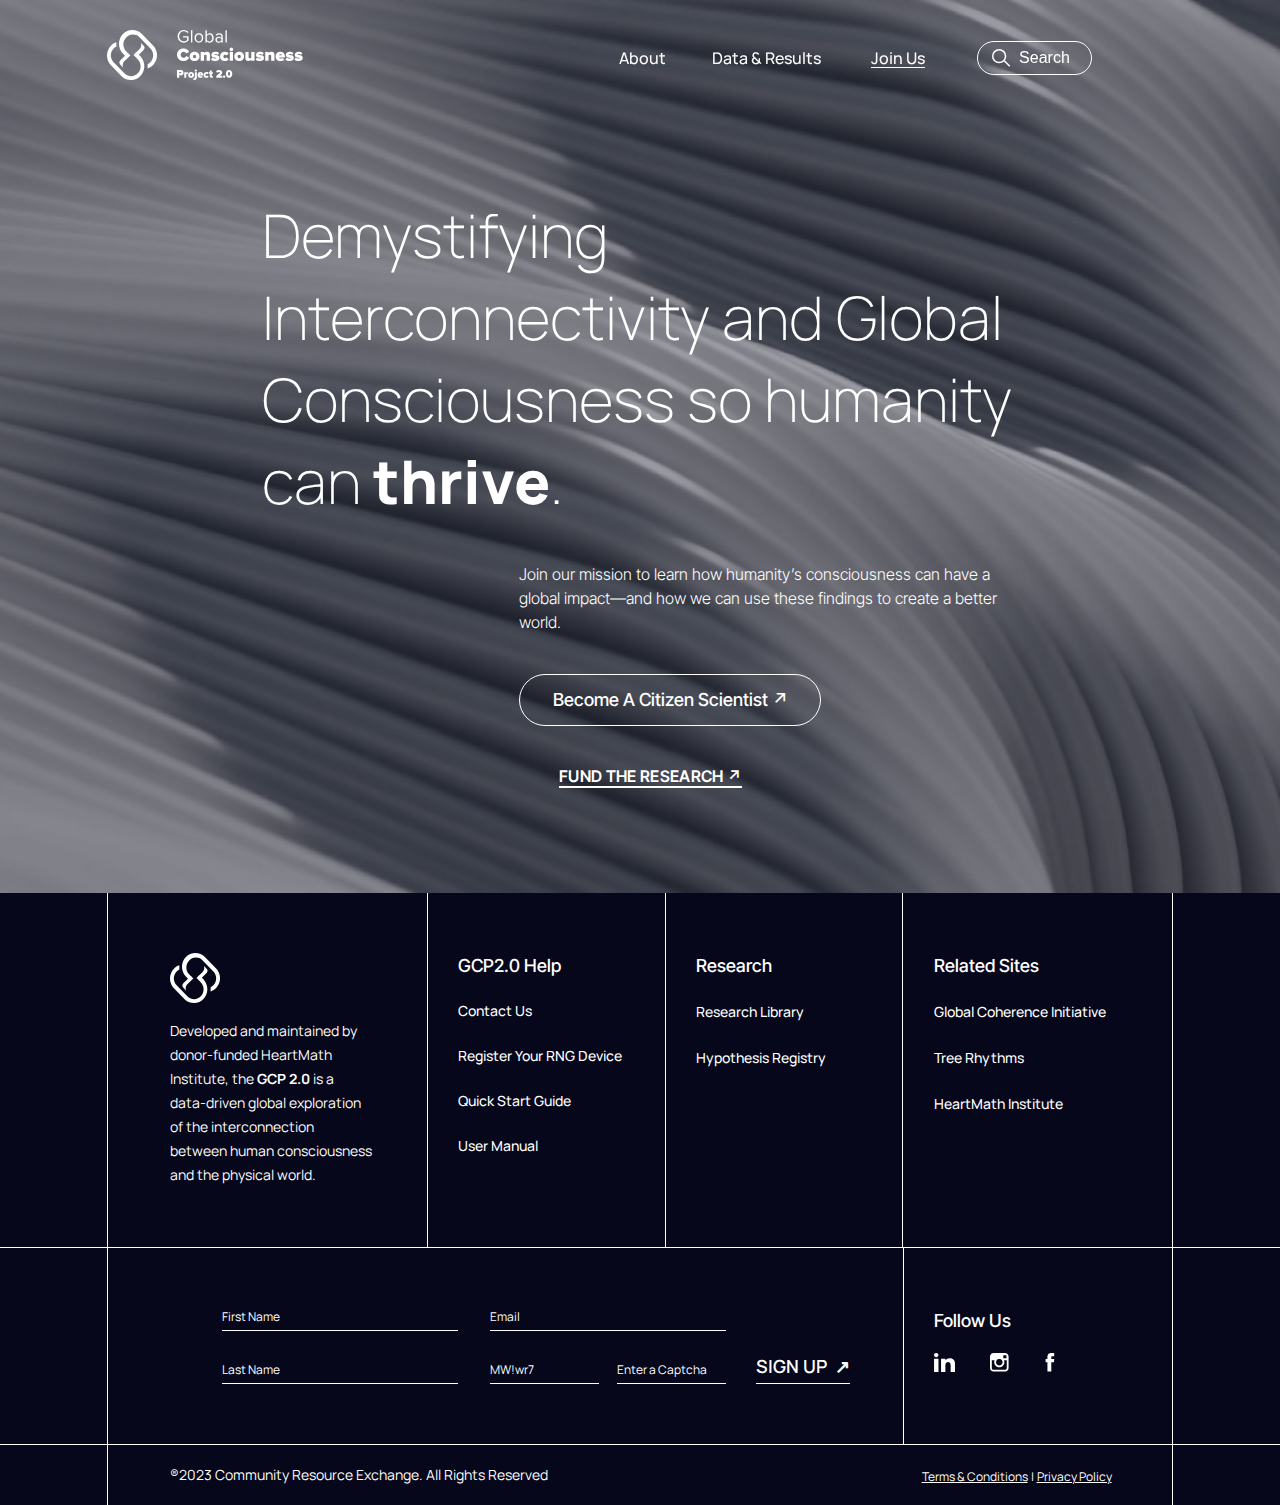
<file: index.html>
<!DOCTYPE html>
<html>

<head>
    <title>GCP2</title>
    <meta charset="utf-8">
    <meta name="viewport" content="width=device-width, initial-scale=1, maximum-scale=1, user-scalable=no">
    <link rel="preconnect" href="https://fonts.googleapis.com">
    <link rel="preconnect" href="https://fonts.gstatic.com" crossorigin>
    <link
        href="https://fonts.googleapis.com/css2?family=Inter+Tight:wght@300;500;600;700;800&family=Manrope:wght@200;300;400;500;600;700;800&display=swap"
        rel="stylesheet">
    <link rel="stylesheet" type="text/css" href="assets/css/lib.css">
    <link rel="stylesheet" type="text/css" href="assets/css/header.css">
    <link rel="stylesheet" type="text/css" href="assets/css/banner.css">
    <link rel="stylesheet" type="text/css" href="assets/css/footer.css">
</head>

<body>
    <!-- Header -->
    <header>
        <div class="navigation">
            <div class="container">
                <div class="showDesktop">
                    <div class="row">
                        <div class="logo">
                            <a href="/">
                                <img src="assets/img/Logo.svg" alt="logo" />
                            </a>
                        </div>
                        <div class="navbar">
                            <nav>
                                <ul class="navbar-nav">
                                    <li class="nav-item">
                                        <a href="/about" class="nav-link" title="About">About</a>
                                    </li>
                                    <li class="nav-item" id="dataResults">
                                        <a class="nav-link" title="Data & Results">Data & Results</a>
                                        <ul class="dropdownmenu">
                                            <li class="dropdown-item">
                                                <a href="/live-data" class="dropdown-link">Live Data</a>
                                            </li>
                                            <li class="dropdown-item">
                                                <a href="/event-analysis" class="dropdown-link">Event Analysis</a>
                                            </li>
                                        </ul>
                                    </li>
                                    <li class="nav-item">
                                        <a href="/join-us" class="nav-link text-decoration" title="Join Us">Join Us</a>
                                    </li>
                                </ul>
                            </nav>
                            <div class="searchbox">
                                <svg xmlns="http://www.w3.org/2000/svg" width="26" height="26" viewBox="0 0 26 26"
                                    fill="none">
                                    <circle cx="10.1504" cy="10.1499" r="6.42707" transform="rotate(45 10.1504 10.1499)"
                                        stroke="white" stroke-width="1.5" />
                                    <line x1="15.0303" y1="14.4528" x2="20.772" y2="20.1945" stroke="white"
                                        stroke-width="1.5" />
                                </svg>
                                <input placeholder="Search" type="text" name="search" class="searchInput" />
                            </div>
                        </div>
                    </div>
                </div>

            </div>
            <div class="hideDesktop">
                <div class="overlay">
                    <div class="container">
                        <div class="row">
                            <div class="logo">
                                <a href="/">
                                    <img src="assets/img/LogoIcon.svg" alt="logo" />
                                </a>
                            </div>
                            <div class="hamburger" id="hamburger">
                                <div class="line"></div>
                                <div class="line"></div>
                            </div>
                        </div>
                        <div class="navbar" id="navbar">
                            <nav>
                                <ul class="navbar-nav">
                                    <li class="nav-item">
                                        <a href="/about" class="nav-link" title="About">About</a>
                                    </li>
                                    <li class="nav-item" id="mobDataResults">
                                        <a class="nav-link" title="Data & Results">
                                            Data & Results
                                        </a>
                                        <span class="dropdown-arrow"></span>
                                        <ul class="mobDropdownmenu">
                                            <li class="dropdown-item">
                                                <a href="/live-data" class="dropdown-link">Live Data</a>
                                            </li>
                                            <li class="dropdown-item">
                                                <a href="/event-analysis" class="dropdown-link">Event Analysis</a>
                                            </li>
                                        </ul>
                                    </li>
                                    <li class="nav-item">
                                        <a href="/join-us" class="nav-link text-decoration" title="Join Us">Join Us</a>
                                    </li>
                                </ul>
                            </nav>
                            <div class="searchbox">
                                <svg xmlns="http://www.w3.org/2000/svg" width="26" height="26" viewBox="0 0 26 26"
                                    fill="none">
                                    <circle cx="10.1504" cy="10.1499" r="6.42707" transform="rotate(45 10.1504 10.1499)"
                                        stroke="white" stroke-width="1.5" />
                                    <line x1="15.0303" y1="14.4528" x2="20.772" y2="20.1945" stroke="white"
                                        stroke-width="1.5" />
                                </svg>
                                <input placeholder="Search" type="text" name="search" class="searchInput" />
                            </div>
                        </div>
                    </div>
                </div>
            </div>
        </div>
    </header>

    <!-- Hero Banner -->
    <section class="heroBanner">
        <div class="bannerContent">
            <div class="container">
                <div class="heroContainer">
                    <div class="textWrapper">
                        <h1>Demystifying Interconnectivity and Global Consciousness so humanity can
                            <strong>thrive</strong>.
                        </h1>
                        <h6>Join our mission to learn how humanity’s consciousness can have a global impact—and how we
                            can use these findings to create a better world.</h6>
                        <div class="buttonWrapper">
                            <a href="#"><button class="button">Become a Citizen Scientist ↗</button></a>
                            <a href="#" class="hyperLink">Fund the Research ↗ </a>
                        </div>
                    </div>
                </div>
            </div>
        </div>
    </section>

    <!-- Footer -->
    <footer>
        <div class="hideMobile">
            <div class="container footerSideBorder">
                <div class="row">
                    <div class="column">
                        <div class="footerLogo">
                            <img src="assets/img/LogoIcon.svg" alt="logo" />
                        </div>
                        <div class="description">
                            <p>Developed and maintained by donor-funded HeartMath Institute, the <strong>GCP 2.0</strong> is
                                a data-driven global exploration of the interconnection between human consciousness and the
                                physical world.</p>
                        </div>
                    </div>
                    <div class="column">
                        <div class="footerNav">
                            <h6 class="footerNavTitle">GCP2.0 Help</h6>
                            <ul class="footerNavList">
                                <li><a href="/contact-us" class="footerNavItem">Contact Us</a></li>
                                <li><a href="#" class="footerNavItem">Register Your RNG Device</a></li>
                                <li><a href="#" class="footerNavItem">Quick Start Guide</a></li>
                                <li><a href="#" class="footerNavItem">User Manual</a></li>
                            </ul>
                        </div>
                    </div>
                    <div class="column">
                        <div class="footerNavTitle">
                            <h6 class="footerNavTitle">Research</h6>
                            <ul class="footerNavList">
                                <li><a href="/research-library" class="footerNavItem">Research Library</a></li>
                                <li><a href="/hypothesis-registry" class="footerNavItem">Hypothesis Registry</a></li>
                            </ul>
                        </div>
                    </div>
                    <div class="column">
                        <div class="footerNavTitle">
                            <h6 class="footerNavTitle">Related Sites</h6>
                            <ul class="footerNavList">
                                <li><a href="https://www.heartmath.org/gci/" class="footerNavItem">Global Coherence Initiative</a></li>
                                <li><a href="https://treerhythms.net/" class="footerNavItem">Tree Rhythms</a></li>
                                <li><a href="https://heartmath.org/" class="footerNavItem">HeartMath Institute</a></li>
                            </ul>
                        </div>
                    </div>
                </div>
            </div>
            <div class="footerTopBorder">
                <div class="container footerSideBorder">
                    <div class="row footerSecondRow">
                        <div id="signupForm">
                            <form class="formRow">
                                <div class="formInput" id="footerSubscribeWrapper">
                                    <div class="row firstRow">
                                        <input type="text" value="" name="FNAME" class="firstName" id="FNAME"
                                            placeholder="First Name" required>
                                        <input type="email" value="" name="EMAIL" class="required email" id="EMAIL"
                                            placeholder="Email" required>
                                    </div>
                                    <div class="row lastRow">
                                        <input type="text" value="" name="LNAME" class="lastName" id="LNAME"
                                            placeholder="Last Name" required>
                                        <div class="row captchaRow">
                                            <div class="footerCaptchaWrapper">
                                                <div id="footerCaptcha">MW!wr7</div>
                                            </div>
                                            <input type="text" placeholder="Enter a Captcha" id="footerCaptchaTextBox" />
                                        </div>
                                    </div>
                                </div>
                                <input type="submit" value="Sign Up  ↗" name="SEND" id="footerSubscribe"
                                    class="submitButton">
                            </form>
                        </div>
                        <div class="column">
                        <div class="footerNavTitle">
                            <h6 class="footerNavTitle">Follow Us</h6>
                            <ul class="footerNavList socialMedia">
                                <li>
                                    <a href="#" class="footerNavItem">
                                        <svg xmlns="http://www.w3.org/2000/svg" width="21" height="19" viewBox="0 0 21 19" fill="none">
                                            <path d="M4.40714 2.11205C4.40684 2.67192 4.1744 3.20875 3.76095 3.60444C3.34749 4.00013 2.78689 4.22227 2.20247 4.22199C1.61804 4.22171 1.05767 3.99903 0.644631 3.60295C0.231589 3.20686 -0.000291935 2.66981 2.75844e-07 2.10994C0.000292487 1.55007 0.232734 1.01324 0.646189 0.61755C1.05965 0.221859 1.62025 -0.000279671 2.20467 2.64256e-07C2.78909 0.000280199 3.34946 0.222956 3.7625 0.619042C4.17555 1.01513 4.40743 1.55218 4.40714 2.11205ZM4.47324 5.78518H0.0661072V19H4.47324V5.78518ZM11.4365 5.78518H7.05142V19H11.3924V12.0654C11.3924 8.20227 16.648 7.8434 16.648 12.0654V19H21V10.6299C21 4.11749 13.2214 4.36026 11.3924 7.55841L11.4365 5.78518Z" fill="white"/>
                                        </svg>
                                    </a>
                                </li>
                                <li>
                                    <a href="#" class="footerNavItem">
                                        <svg xmlns="http://www.w3.org/2000/svg" width="19" height="19" viewBox="0 0 19 19" fill="none">
                                            <path fill-rule="evenodd" clip-rule="evenodd" d="M18.5931 14.9282V7.35301V3.57592C18.5931 1.6035 16.9812 0 14.9993 0H3.59312C1.61121 0 0 1.6035 0 3.57592V7.35301V14.9282C0 16.9013 1.61121 18.5047 3.59312 18.5047H15C16.9812 18.5047 18.5931 16.9013 18.5931 14.9282ZM12.5693 9.25191C12.5693 11.0481 11.099 12.5087 9.29556 12.5087C7.49143 12.5087 6.02244 11.0474 6.02442 9.25126C6.02507 8.54223 6.25619 7.8876 6.64335 7.35288C7.23924 6.53246 8.20518 5.99512 9.29753 5.99512C10.3892 5.99512 11.3558 6.53311 11.9504 7.35353C12.3362 7.88825 12.5693 8.54289 12.5693 9.25191ZM16.442 5.26806V2.53812V2.13184L16.0318 2.13315L13.29 2.14167L13.3006 5.27854L16.442 5.26806ZM9.29638 14.3127C12.1007 14.3127 14.3815 12.0415 14.3815 9.25189C14.3815 8.58087 14.2452 7.93935 14.0036 7.35352H16.7802V14.9287C16.7802 15.9077 15.9802 16.7006 14.9985 16.7006H3.59229C2.60924 16.7006 1.81055 15.9077 1.81055 14.9287V7.35352H4.58588C4.34621 7.93935 4.21189 8.58087 4.21189 9.25189C4.21189 12.0415 6.49207 14.3127 9.29638 14.3127Z" fill="white"/>
                                        </svg>
                                    </a>
                                </li>
                                <li>
                                    <a href="#" class="footerNavItem">
                                        <svg xmlns="http://www.w3.org/2000/svg" width="10" height="19" viewBox="0 0 10 19" fill="none">
                                        <path d="M8.89688 9.25976H6.2906C6.2906 13.4038 6.2906 18.5047 6.2906 18.5047H2.4286C2.4286 18.5047 2.4286 13.4533 2.4286 9.25976H0.592773V5.99229H2.4286V3.87884C2.4286 2.36519 3.15131 0 6.32609 0L9.18791 0.0109173V3.1827C9.18791 3.1827 7.44888 3.1827 7.11075 3.1827C6.77262 3.1827 6.29189 3.35096 6.29189 4.07278V5.99293H9.23437L8.89688 9.25976Z" fill="white"/>
                                        </svg>
                                    </a>
                                </li>
                            </ul>
                        </div>
                    </div>
                    </div>
                </div>
            </div>
            <div class="footerTopBorder">
                <div class="container footerSideBorder">
                    <div class="row footerLastRow">
                        <div class="description copyright">®2023 Community Resource Exchange. All Rights Reserved</div>
                        <div class="termsCondition">
                            <ul>
                                <li class="footerList">
                                    <a href="/terms-of-service">Terms &amp; Conditions</a>
                                </li>
                                <li class="footerList separater">|</li>
                                <li class="footerList">
                                    <a href="/privacy-policy">Privacy Policy</a>
                                </li>
                            </ul>
                        </div>
                    </div>
                </div>
            </div>
        </div>
        <div class="showMobile">
            <div class="container">
                <div class="row">
                    <div class="column">
                        <div class="footerLogo">
                            <img src="assets/img/LogoIcon.svg" alt="logo" />
                        </div>
                        <div class="description">
                            <p>Developed and maintained by donor-funded HeartMath Institute, the <strong>GCP 2.0</strong> is
                                a data-driven global exploration of the interconnection between human consciousness and the
                                physical world.</p>
                        </div>
                    </div>
                </div>
            </div>
            <div class="footerTopBorder">
                <div class="container">
                    <div class="column footerBottomBorder">
                        <div class="footerNav">
                            <h6 class="footerNavTitle footerAccordionTitle">GCP2.0 Help</h6>
                            <ul class="footerNavList footerAccordionContent">
                                <li><a href="/contact-us" class="footerNavItem">Contact Us</a></li>
                                <li><a href="#" class="footerNavItem">Register Your RNG Device</a></li>
                                <li><a href="#" class="footerNavItem">Quick Start Guide</a></li>
                                <li><a href="#" class="footerNavItem">User Manual</a></li>
                            </ul>
                        </div>
                    </div>
                    <div class="column footerBottomBorder">
                        <div class="footerNav">
                            <h6 class="footerNavTitle footerAccordionTitle">Research</h6>
                            <ul class="footerNavList footerAccordionContent">
                                <li><a href="/research-library" class="footerNavItem">Research Library</a></li>
                                <li><a href="/hypothesis-registry" class="footerNavItem">Hypothesis Registry</a></li>
                            </ul>
                        </div>
                    </div>
                    <div class="column footerBottomBorder">
                        <div class="footerNav">
                            <h6 class="footerNavTitle footerAccordionTitle">Related Sites</h6>
                            <ul class="footerNavList footerAccordionContent">
                                <li><a href="https://www.heartmath.org/gci/" class="footerNavItem">Global Coherence Initiative</a></li>
                                <li><a href="https://treerhythms.net/" class="footerNavItem">Tree Rhythms</a></li>
                                <li><a href="https://heartmath.org/" class="footerNavItem">HeartMath Institute</a></li>
                            </ul>
                        </div>
                    </div>
                    <div class="column">
                        <div class="footerNav">
                            <h6 class="footerNavTitle">Follow Us</h6>
                            <ul class="footerNavList socialMedia">
                                <li>
                                    <a href="#" class="footerNavItem">
                                        <svg xmlns="http://www.w3.org/2000/svg" width="21" height="19" viewBox="0 0 21 19" fill="none">
                                            <path d="M4.40714 2.11205C4.40684 2.67192 4.1744 3.20875 3.76095 3.60444C3.34749 4.00013 2.78689 4.22227 2.20247 4.22199C1.61804 4.22171 1.05767 3.99903 0.644631 3.60295C0.231589 3.20686 -0.000291935 2.66981 2.75844e-07 2.10994C0.000292487 1.55007 0.232734 1.01324 0.646189 0.61755C1.05965 0.221859 1.62025 -0.000279671 2.20467 2.64256e-07C2.78909 0.000280199 3.34946 0.222956 3.7625 0.619042C4.17555 1.01513 4.40743 1.55218 4.40714 2.11205ZM4.47324 5.78518H0.0661072V19H4.47324V5.78518ZM11.4365 5.78518H7.05142V19H11.3924V12.0654C11.3924 8.20227 16.648 7.8434 16.648 12.0654V19H21V10.6299C21 4.11749 13.2214 4.36026 11.3924 7.55841L11.4365 5.78518Z" fill="white"/>
                                        </svg>
                                    </a>
                                </li>
                                <li>
                                    <a href="#" class="footerNavItem">
                                        <svg xmlns="http://www.w3.org/2000/svg" width="19" height="19" viewBox="0 0 19 19" fill="none">
                                            <path fill-rule="evenodd" clip-rule="evenodd" d="M18.5931 14.9282V7.35301V3.57592C18.5931 1.6035 16.9812 0 14.9993 0H3.59312C1.61121 0 0 1.6035 0 3.57592V7.35301V14.9282C0 16.9013 1.61121 18.5047 3.59312 18.5047H15C16.9812 18.5047 18.5931 16.9013 18.5931 14.9282ZM12.5693 9.25191C12.5693 11.0481 11.099 12.5087 9.29556 12.5087C7.49143 12.5087 6.02244 11.0474 6.02442 9.25126C6.02507 8.54223 6.25619 7.8876 6.64335 7.35288C7.23924 6.53246 8.20518 5.99512 9.29753 5.99512C10.3892 5.99512 11.3558 6.53311 11.9504 7.35353C12.3362 7.88825 12.5693 8.54289 12.5693 9.25191ZM16.442 5.26806V2.53812V2.13184L16.0318 2.13315L13.29 2.14167L13.3006 5.27854L16.442 5.26806ZM9.29638 14.3127C12.1007 14.3127 14.3815 12.0415 14.3815 9.25189C14.3815 8.58087 14.2452 7.93935 14.0036 7.35352H16.7802V14.9287C16.7802 15.9077 15.9802 16.7006 14.9985 16.7006H3.59229C2.60924 16.7006 1.81055 15.9077 1.81055 14.9287V7.35352H4.58588C4.34621 7.93935 4.21189 8.58087 4.21189 9.25189C4.21189 12.0415 6.49207 14.3127 9.29638 14.3127Z" fill="white"/>
                                        </svg>
                                    </a>
                                </li>
                                <li>
                                    <a href="#" class="footerNavItem">
                                        <svg xmlns="http://www.w3.org/2000/svg" width="10" height="19" viewBox="0 0 10 19" fill="none">
                                        <path d="M8.89688 9.25976H6.2906C6.2906 13.4038 6.2906 18.5047 6.2906 18.5047H2.4286C2.4286 18.5047 2.4286 13.4533 2.4286 9.25976H0.592773V5.99229H2.4286V3.87884C2.4286 2.36519 3.15131 0 6.32609 0L9.18791 0.0109173V3.1827C9.18791 3.1827 7.44888 3.1827 7.11075 3.1827C6.77262 3.1827 6.29189 3.35096 6.29189 4.07278V5.99293H9.23437L8.89688 9.25976Z" fill="white"/>
                                        </svg>
                                    </a>
                                </li>
                            </ul>
                        </div>
                    </div></div>
            </div>
            <div class="footerTopBorder">
                <div class="container">
                    <div class="row footerSecondRow">
                        <div id="signupForm">
                            <form class="formRow">
                                <div class="formInput" id="footerSubscribeWrapper">
                                    <div class="row firstRow">
                                        <input type="text" value="" name="FNAME" class="firstName" id="FNAME"
                                            placeholder="First Name" required>
                                        <input type="email" value="" name="EMAIL" class="required email" id="EMAIL"
                                            placeholder="Email" required>
                                    </div>
                                    <div class="row lastRow">
                                        <input type="text" value="" name="LNAME" class="lastName" id="LNAME"
                                            placeholder="Last Name" required>
                                        <div class="row captchaRow">
                                            <div class="footerCaptchaWrapper">
                                                <div id="footerCaptcha">MW!wr7</div>
                                            </div>
                                            <input type="text" placeholder="Enter a Captcha" id="footerCaptchaTextBox" />
                                        </div>
                                    </div>
                                </div>
                                <input type="submit" value="Sign Up  ↗" name="SEND" id="footerSubscribe"
                                    class="submitButton">
                            </form>
                        </div>
                    </div>
                </div>
            </div>
            <div class="footerTopBorder">
                <div class="container">
                    <div class="row footerLastRow">
                        <div class="termsCondition">
                            <ul>
                                <li class="footerList">
                                    <a href="/terms-of-service">Terms &amp; Conditions</a>
                                </li>
                                <li class="footerList separater">|</li>
                                <li class="footerList">
                                    <a href="/privacy-policy">Privacy Policy</a>
                                </li>
                            </ul>
                        </div>
                        <div class="description copyright">®2023 Community Resource Exchange. All Rights Reserved</div>
                    </div>
                </div>
            </div>
        </div>
    </footer>

    <script src="https://code.jquery.com/jquery-3.7.1.js" crossorigin="anonymous"></script>
    <script src="assets/js/nav.js"></script>
    <script src="assets/js/footer.js"></script>
</body>

</html>
</file>
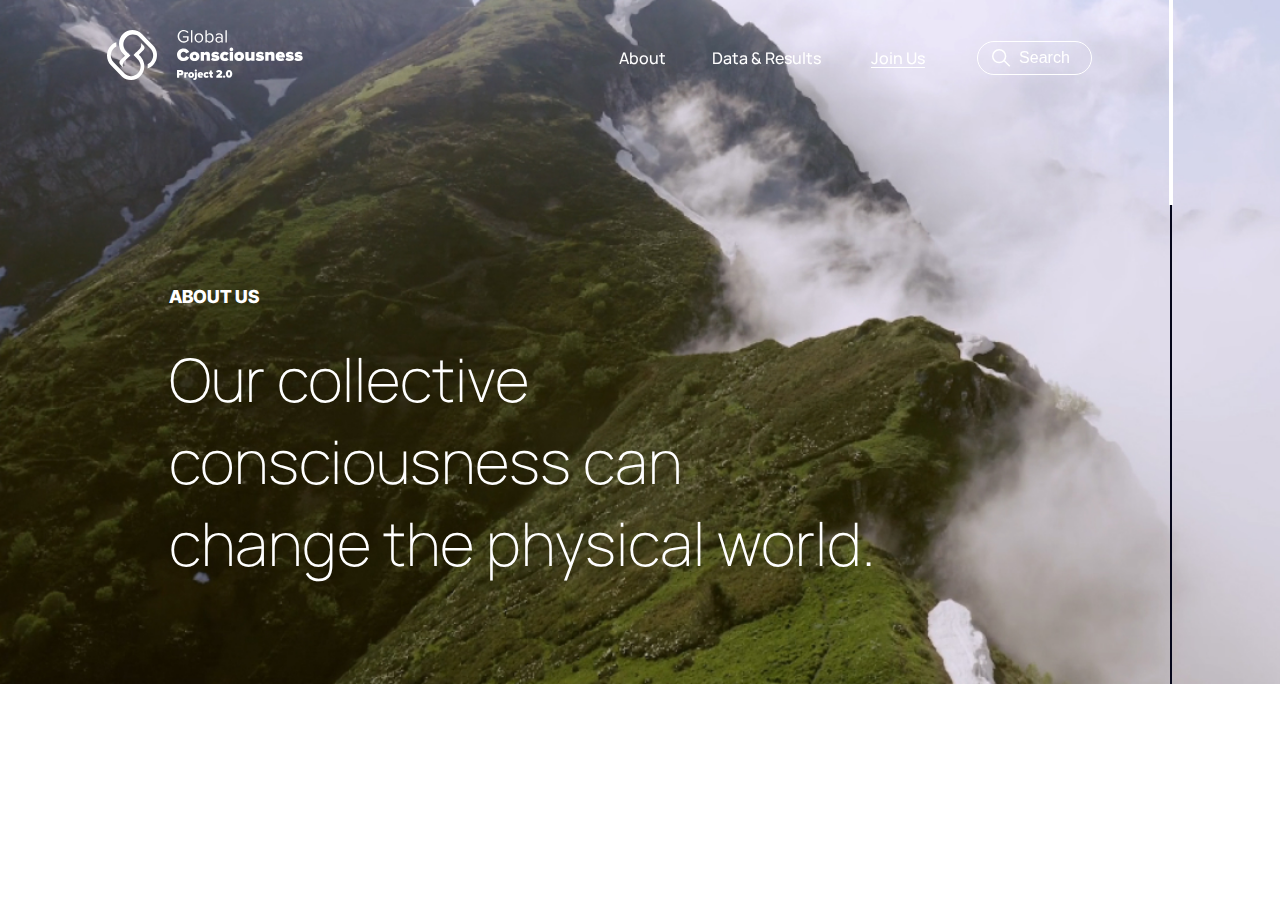
<file: abouts.html>
<!DOCTYPE html>
<html lang="en">

<head>
    <title>GCP2</title>
    <meta charset="utf-8">
    <meta name="viewport" content="width=device-width, initial-scale=1, maximum-scale=1, user-scalable=no">
    <link rel="preconnect" href="https://fonts.googleapis.com">
    <link rel="preconnect" href="https://fonts.gstatic.com" crossorigin>
    <link
        href="https://fonts.googleapis.com/css2?family=Inter+Tight:wght@300;500;600;700;800&family=Manrope:wght@200;300;400;500;600;700;800&display=swap"
        rel="stylesheet">
    <link rel="stylesheet" type="text/css" href="assets/css/lib.css">
    <link rel="stylesheet" type="text/css" href="assets/css/header.css">
    <link rel="stylesheet" type="text/css" href="assets/css/bannerTwo.css">
    <link rel="stylesheet" type="text/css" href="assets/css/footer.css">
</head>

<body>
    <!-- Header -->
    <header>
        <div class="navigation">
            <div class="container">
                <div class="showDesktop">
                    <div class="row">
                        <div class="logo">
                            <a href="/">
                                <img src="assets/img/Logo.svg" alt="logo" />
                            </a>
                        </div>
                        <div class="navbar">
                            <nav>
                                <ul class="navbar-nav">
                                    <li class="nav-item">
                                        <a href="#" class="nav-link" title="About">About</a>
                                    </li>
                                    <li class="nav-item" id="dataResults">
                                        <a href="#" class="nav-link" title="Data & Results">Data & Results</a>
                                        <ul class="dropdownmenu">
                                            <li class="dropdown-item">
                                                <a href="#" class="dropdown-link">Live Data</a>
                                            </li>
                                            <li class="dropdown-item">
                                                <a href="#" class="dropdown-link">Event Analysis</a>
                                            </li>
                                        </ul>
                                    </li>
                                    <li class="nav-item">
                                        <a href="#" class="nav-link text-decoration" title="Join Us">Join Us</a>
                                    </li>
                                </ul>
                            </nav>
                            <div class="searchbox">
                                <svg xmlns="http://www.w3.org/2000/svg" width="26" height="26" viewBox="0 0 26 26"
                                    fill="none">
                                    <circle cx="10.1504" cy="10.1499" r="6.42707" transform="rotate(45 10.1504 10.1499)"
                                        stroke="white" stroke-width="1.5" />
                                    <line x1="15.0303" y1="14.4528" x2="20.772" y2="20.1945" stroke="white"
                                        stroke-width="1.5" />
                                </svg>
                                <input placeholder="Search" type="text" name="search" class="searchInput" />
                            </div>
                        </div>
                    </div>
                </div>
                <div class="hideDesktop">
                    <div class="row">
                        <div class="logo">
                            <a href="/">
                                <img src="assets/img/Logo.svg" alt="logo" />
                            </a>
                        </div>
                        <div class="hamburger" id="hamburger">
                            <div class="line"></div>
                            <div class="line"></div>
                            <div class="line"></div>
                        </div>
                    </div>
                    <div class="navbar" id="navbar">
                        <nav>
                            <ul class="navbar-nav">
                                <li class="nav-item">
                                    <a href="#" class="nav-link" title="About">About</a>
                                </li>
                                <li class="nav-item" id="mobDataResults">
                                    <a href="#" class="nav-link showData bannerDownArrow" title="Data & Results" onclick="toggleDropdown()">
                                        Data & Results ↓
                                    </a>

                                    <a href="#" class="nav-link hideData bannerUpArrow" title="Data & Results" onclick="toggleDropdown()">
                                        Data & Results ↑
                                    </a>

                                    <ul class="mobDropdownmenu hideData">
                                        <li class="dropdown-item">
                                            <a href="#" class="dropdown-link">Live Data</a>
                                        </li>
                                        <li class="dropdown-item">
                                            <a href="#" class="dropdown-link">Event Analysis</a>
                                        </li>
                                    </ul>
                                </li>
                                <li class="nav-item">
                                    <a href="#" class="nav-link text-decoration" title="Join Us">Join Us</a>
                                </li>
                            </ul>
                        </nav>
                        <div class="searchbox">
                            <svg xmlns="http://www.w3.org/2000/svg" width="26" height="26" viewBox="0 0 26 26"
                                fill="none">
                                <circle cx="10.1504" cy="10.1499" r="6.42707" transform="rotate(45 10.1504 10.1499)"
                                    stroke="white" stroke-width="1.5" />
                                <line x1="15.0303" y1="14.4528" x2="20.772" y2="20.1945" stroke="white"
                                    stroke-width="1.5" />
                            </svg>
                            <input placeholder="Search" type="text" name="search" class="searchInput" />
                        </div>
                    </div>
                </div>
                

            </div>
        </div>
    </header>
    <!-- Hero Banner -->
    <section class="heroBanner  showData" id="heroBanner">
        <div class="bannerContent">
            <div class="container">
                <div class="heroDivision">
                    <div class="textWrapper">
                        <p class="title">ABOUT US</p>
                        <h1>Our collective consciousness can change the physical world.</h1>
                    </div>
                </div>
            </div>
        </div>
    </section>

    <section class="herotwoBanner hideData" id="herotwoBanner"></section>

    <!-- Include jQuery -->
    <script src="https://code.jquery.com/jquery-3.6.4.min.js"></script>
    <script src="assets/js/nav.js"></script>
</body>

</html>
</file>
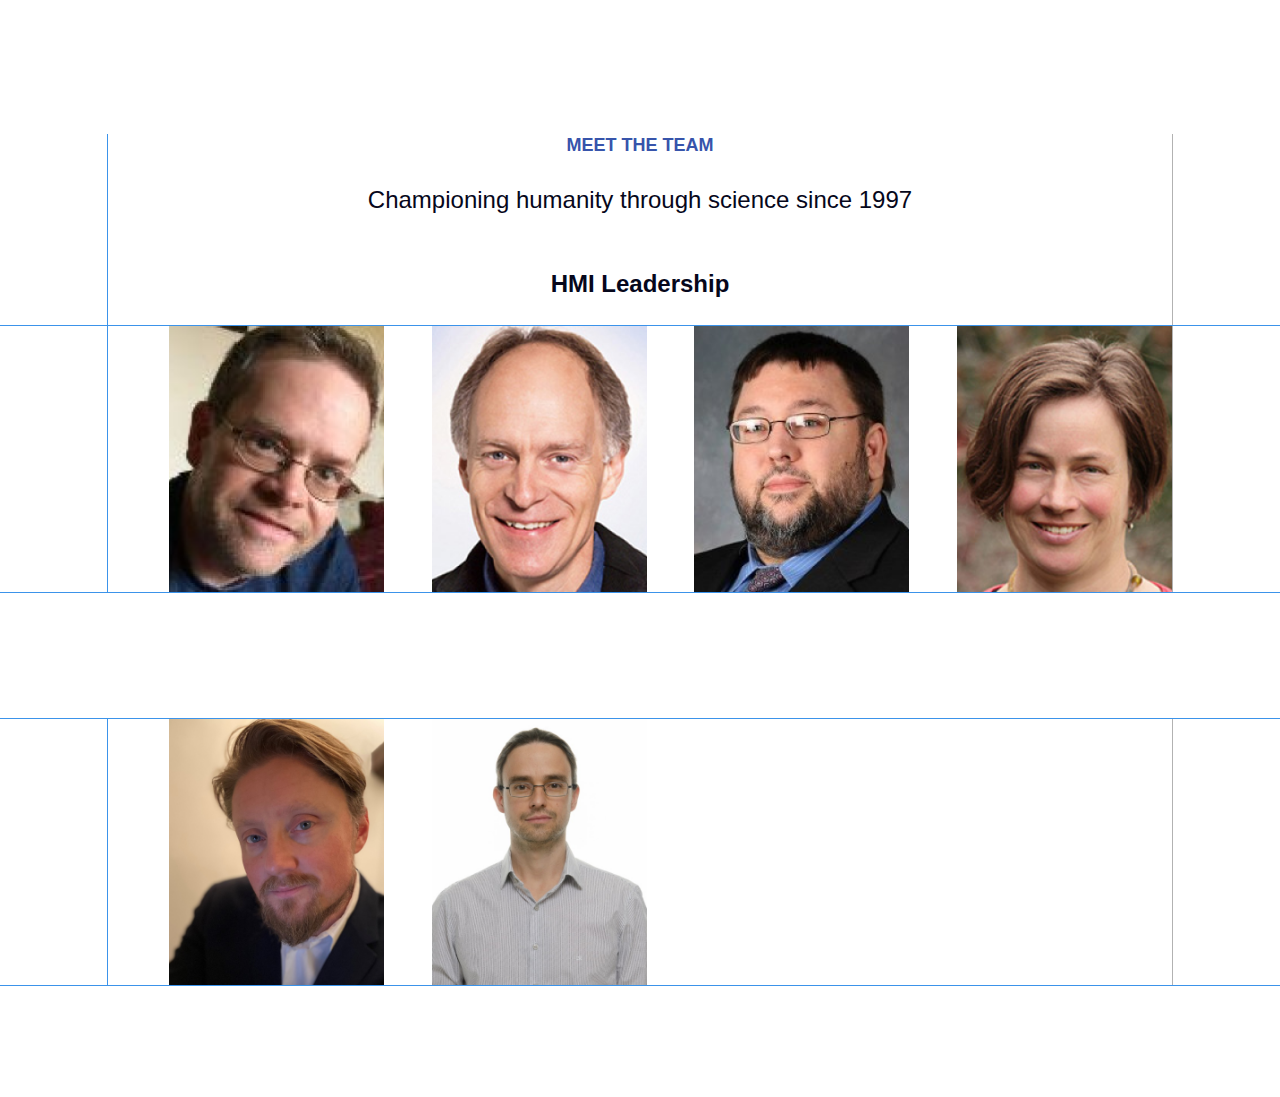
<file: popup.html>
<!DOCTYPE html>
<html lang="en">

<head>
  <meta charset="UTF-8">
  <meta name="viewport" content="width=device-width, initial-scale=1.0">
  <link rel="stylesheet" href="./assets/css/popUp.css">
  <link rel="stylesheet" type="text/css" href="assets/css/lib.css">
  <link rel="stylesheet" type="text/css" href="assets/css/teamList-revathi.css">
  <script src="https://code.jquery.com/jquery-3.6.4.min.js"></script>
  <script src="./assets/js/popup.js"></script>
  <title>Popup Example</title>
</head>

<body>

  <section class="teamListBlock">
    <div class="container sideBorder">
      <p class="title center">MEET THE TEAM</p>
      <h4>Championing humanity through science since 1997</h4>
      <h3>HMI Leadership</h3>
    </div>

    <div class="topBorder">
      <div class="container sideBorder">
        <div class="teamList row space">
          <div class="column name image-container" id="showPopupBtn">
            <img src="assets/img/christian-1.png" class="teamList-image" alt="Image" title="Name of the Image">
            <div class="overlay-color">
              <h5 class="name">Scott Davies</h5>
              <p class="name title">Title</p>
            </div>
          </div>
          <div class="column name image-container ">
            <img src="assets/img/christian-4.png" class="teamList-image" alt="Image" title="Name of the Image">
            <div class="overlay-color">
              <h5 class="name">Scott Davies</h5>
              <p class="name title">Title</p>
            </div>
          </div>
          <div class="column name image-container ">
            <img src="assets/img/christian-5.png" class="teamList-image" alt="Image" title="Name of the Image">
            <div class="overlay-color">
              <h5 class="name">Scott Davies</h5>
              <p class="name title">Title</p>
            </div>
          </div>
          <div class="column name image-container ">
            <img src="assets/img/christian-6.png" class="teamList-image" alt="Image" title="Name of the Image">
            <div class="overlay-color">
              <h5 class="name">Scott Davies</h5>
              <p class="name title">Title</p>
            </div>
          </div>
        </div>
      </div>
    </div>
    <div class="topBorder rowspace">
      <div class="container sideBorder">
        <div class="teamList row space">
          <div class="column name image-container">
            <img src="assets/img/christian-2.png" class="teamList-image" alt="Image" title="Name of the Image">
            <div class="overlay-color">
              <h5 class="name">Scott Davies</h5>
              <p class="name title">Title</p>
            </div>
          </div>
          <div class="column name image-container ">
            <img src="assets/img/christian-3.png" class="teamList-image" alt="Image" title="Name of the Image">
            <div class="overlay-color">
              <h5 class="name">Scott Davies</h5>
              <p class="name title">Title</p>
            </div>
          </div>
        </div>
      </div>
    </div>
  </section>

  <div class="teamPopup">
    <div class="container">
      <div id="popup" class="popup">
        <div class="popupContent">
          <span class="close" id="closePopupBtn">
            <svg xmlns="http://www.w3.org/2000/svg" class="blueCloseIcon" width="29" height="27" viewBox="0 0 29 27"
              fill="none">
              <line x1="2.70711" y1="1.29289" x2="27.7065" y2="26.2923" stroke="#3754AB" stroke-width="2" />
              <line x1="1.29289" y1="26.2923" x2="26.2923" y2="1.2929" stroke="#3754AB" stroke-width="2" />
            </svg>
            <svg xmlns="http://www.w3.org/2000/svg" class="whiteCloseIcon" width="29" height="27" viewBox="0 0 29 27"
              fill="none">
              <line x1="2.70711" y1="1.29289" x2="27.7065" y2="26.2923" stroke="#ffffff" stroke-width="2" />
              <line x1="1.29289" y1="26.2923" x2="26.2923" y2="1.2929" stroke="#ffffff" stroke-width="2" />
            </svg>
          </span>
          <div class="row">
            <div class="profile">
              <div class="userImage">
                <img src="./assets/img/christianPopupImage.jpg" alt="christianImage" />
              </div>
              <div class="info">
                <h3 class="bottomSpace">Scott Davies</h3>
                <p class="main">Title</p>
                <div class="row">
                  <svg xmlns="http://www.w3.org/2000/svg" width="19" height="15" viewBox="0 0 20 16" fill="none">
                    <path
                      d="M1.9375 1.9375V1C1.68886 1 1.4504 1.09877 1.27459 1.27459C1.09877 1.4504 1 1.68886 1 1.9375H1.9375ZM18.8125 1.9375H19.75C19.75 1.68886 19.6512 1.4504 19.4754 1.27459C19.2996 1.09877 19.0611 1 18.8125 1V1.9375ZM1.9375 2.875H18.8125V1H1.9375V2.875ZM17.875 1.9375V13.1875H19.75V1.9375H17.875ZM16.9375 14.125H3.8125V16H16.9375V14.125ZM2.875 13.1875V1.9375H1V13.1875H2.875ZM3.8125 14.125C3.56386 14.125 3.3254 14.0262 3.14959 13.8504C2.97377 13.6746 2.875 13.4361 2.875 13.1875H1C1 13.9334 1.29632 14.6488 1.82376 15.1762C2.35121 15.7037 3.06658 16 3.8125 16V14.125ZM17.875 13.1875C17.875 13.4361 17.7762 13.6746 17.6004 13.8504C17.4246 14.0262 17.1861 14.125 16.9375 14.125V16C17.6834 16 18.3988 15.7037 18.9262 15.1762C19.4537 14.6488 19.75 13.9334 19.75 13.1875H17.875Z"
                      fill="white" />
                    <path d="M1.9375 1.9375L10.375 10.375L18.8125 1.9375" stroke="white" stroke-width="2"
                      stroke-linecap="round" stroke-linejoin="round" />
                  </svg>
                  <p class="description">name(at)gcp2.net</p>
                </div>
              </div>
            </div>
            <div class="popUpText description">
              <div class="popUpTextWrapper">
                <p class="bottomSpace">
                  Mike Atkinson of Boulder Creek, California, the HeartMath Institute’s Research Center laboratory
                  manager, is responsible for key development and implementation aspects of the Global Coherence
                  Monitoring System. He has extensive experience gathering, processing and performing statistical
                  analysis of a wide range of psychophysiological data
                </p>
                <p class="bottomSpace">
                  Atkinson is co-holder of three patents related to physiological coherence monitoring used in
                  organizational, educational and health care settings. Short-term and 24-hour HRV assessments he
                  designed are used internationally by physicians, researchers and health organizations.
                </p>
                <p class="mobBottomSpace">
                  Atkinson, co-author of several psychological surveys used to assess stress, emotions and
                  organizational effectiveness, has played a key role in many laboratory and field research studies
                  examining the effects of stress and emotions on bodily systems, including heart-brain interactions and
                  cognitive performance. He has co-written many scientific papers published in numerous professional
                  journals.
                </p>
              </div>
            </div>
          </div>
        </div>
      </div>
    </div>
  </div>
</body>

</html>
</file>
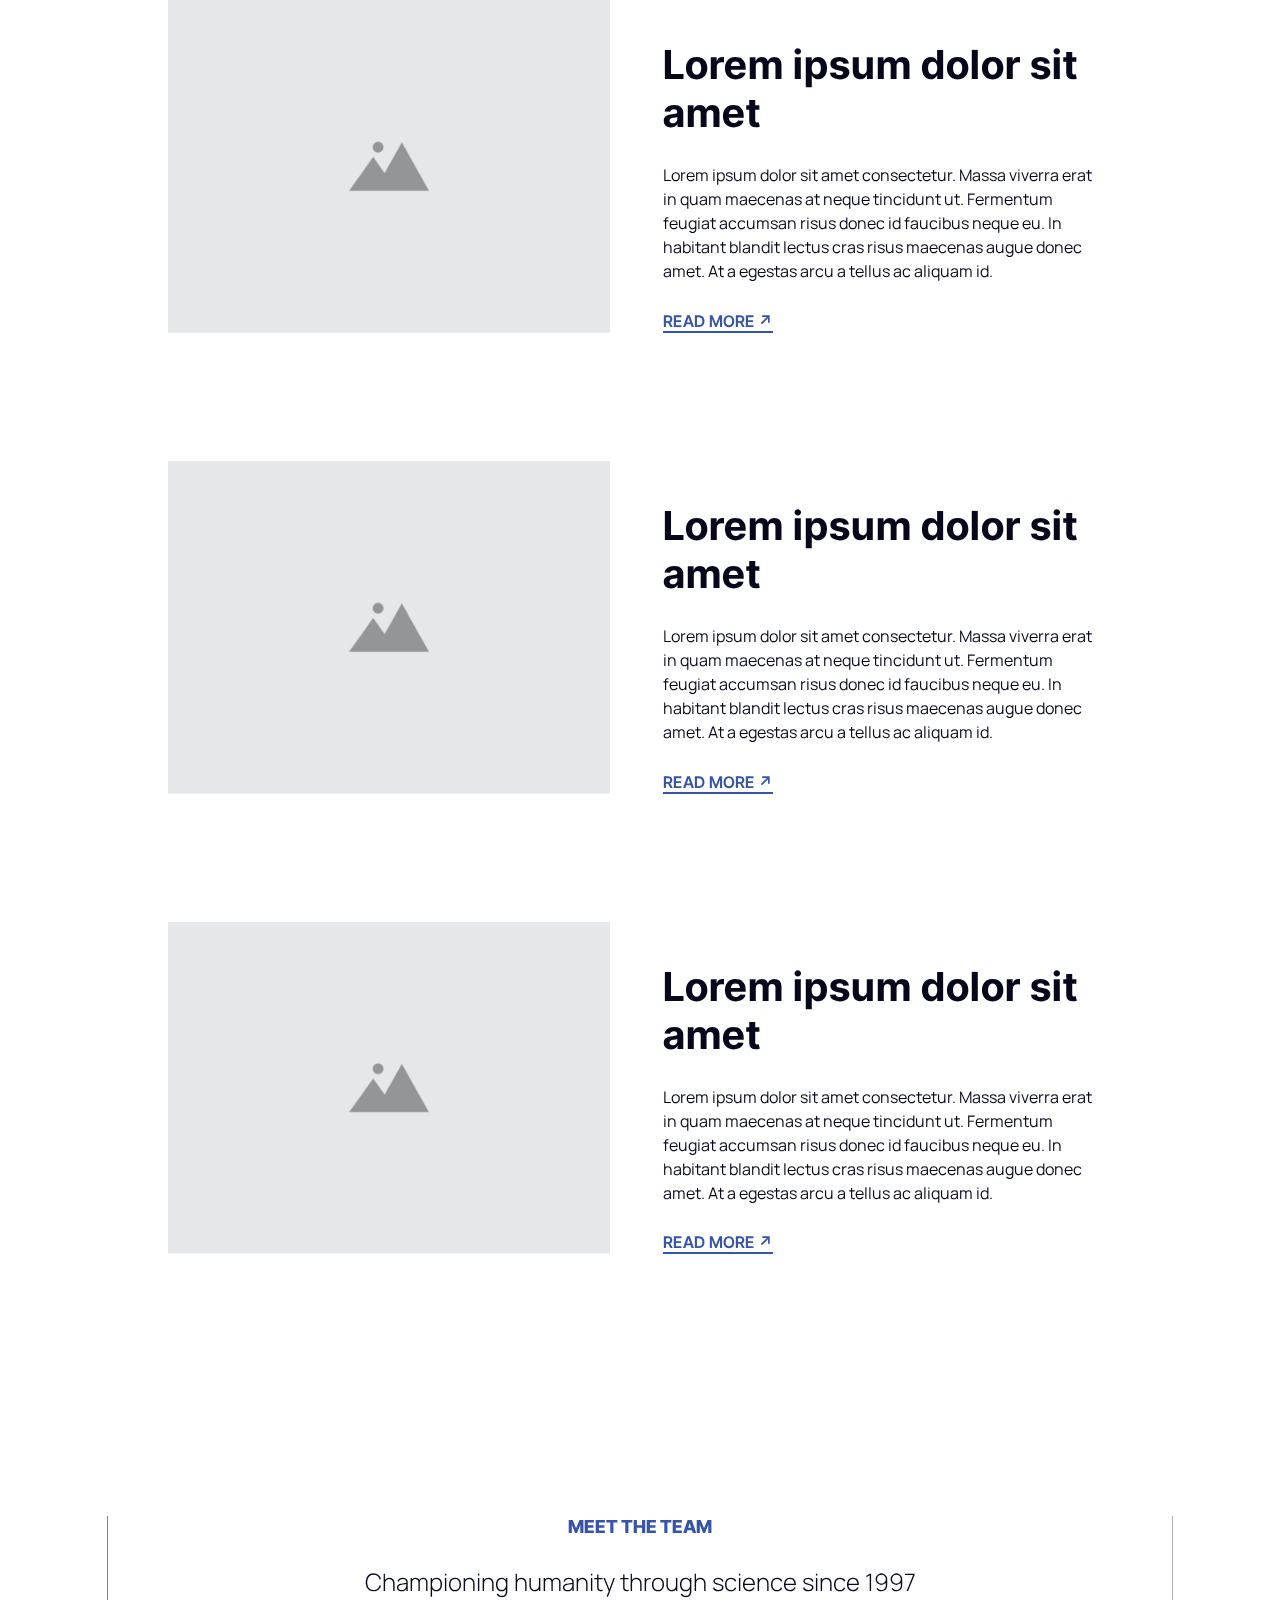
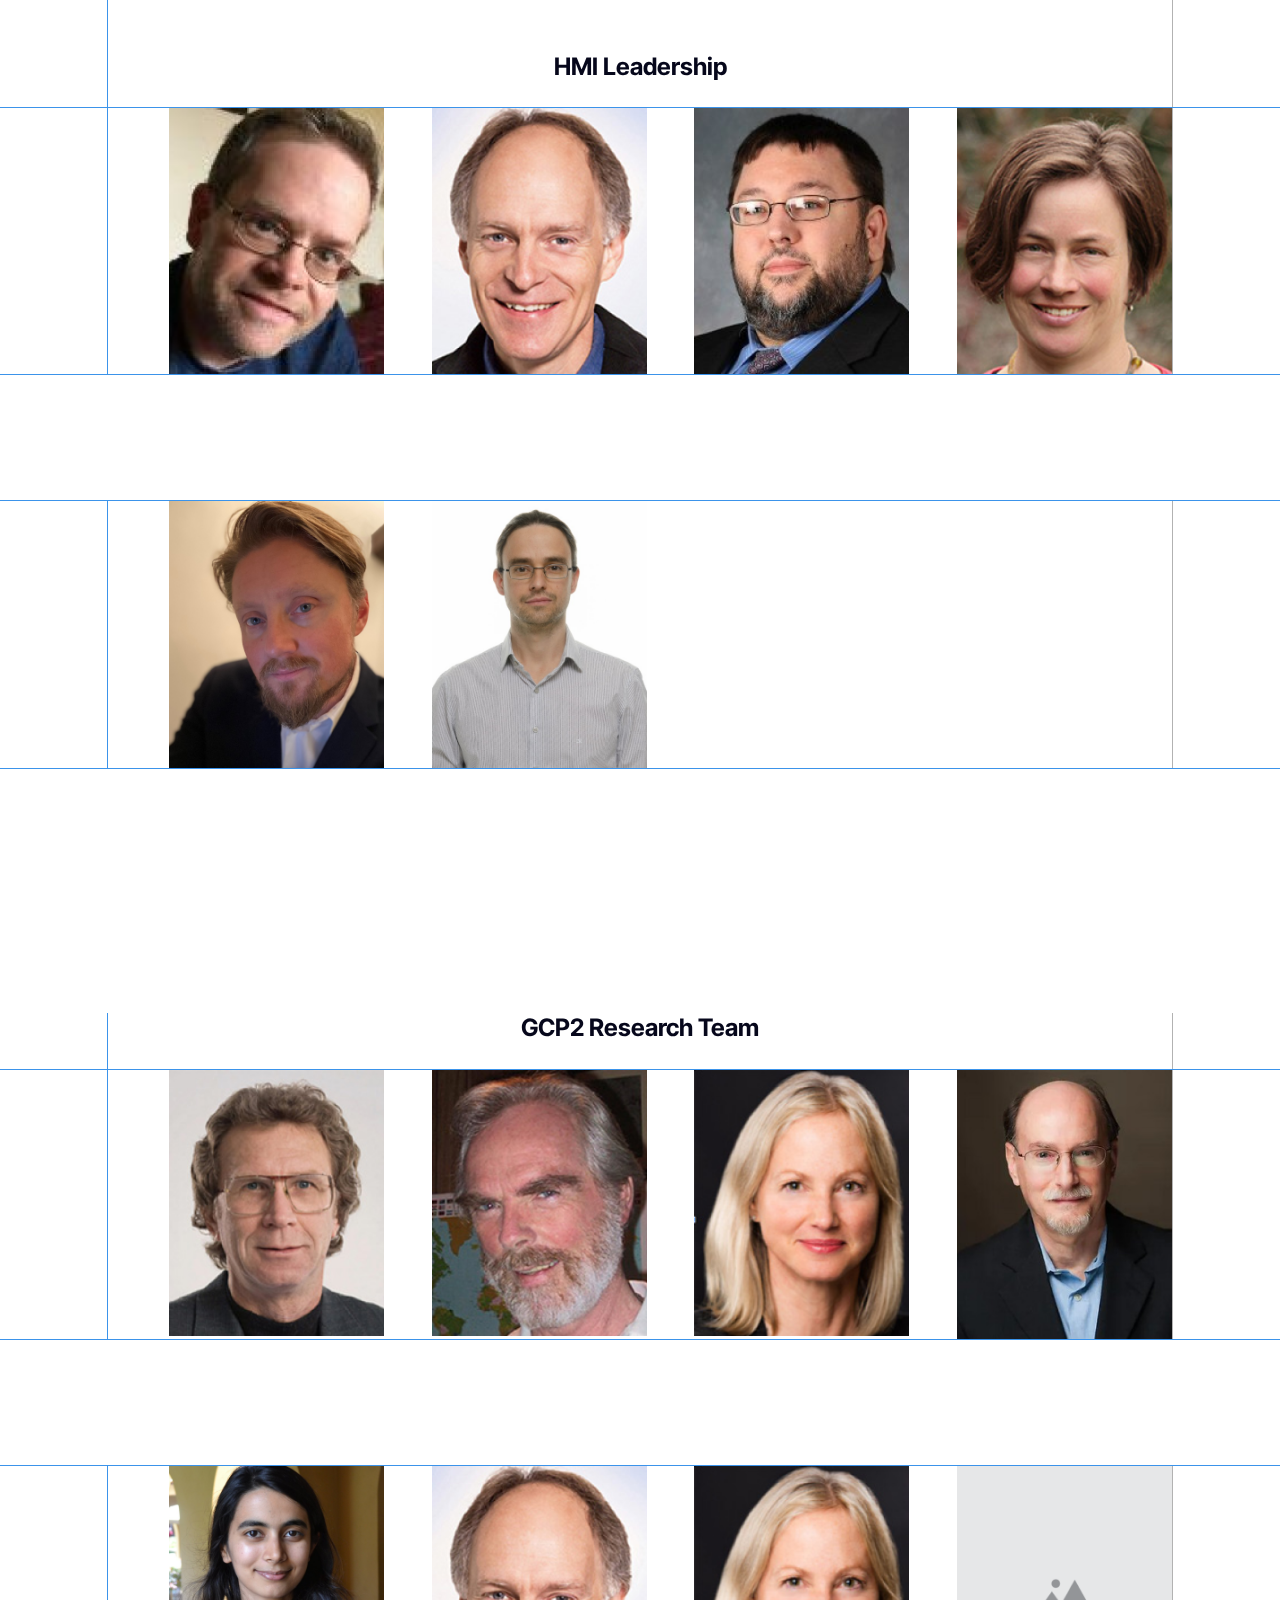
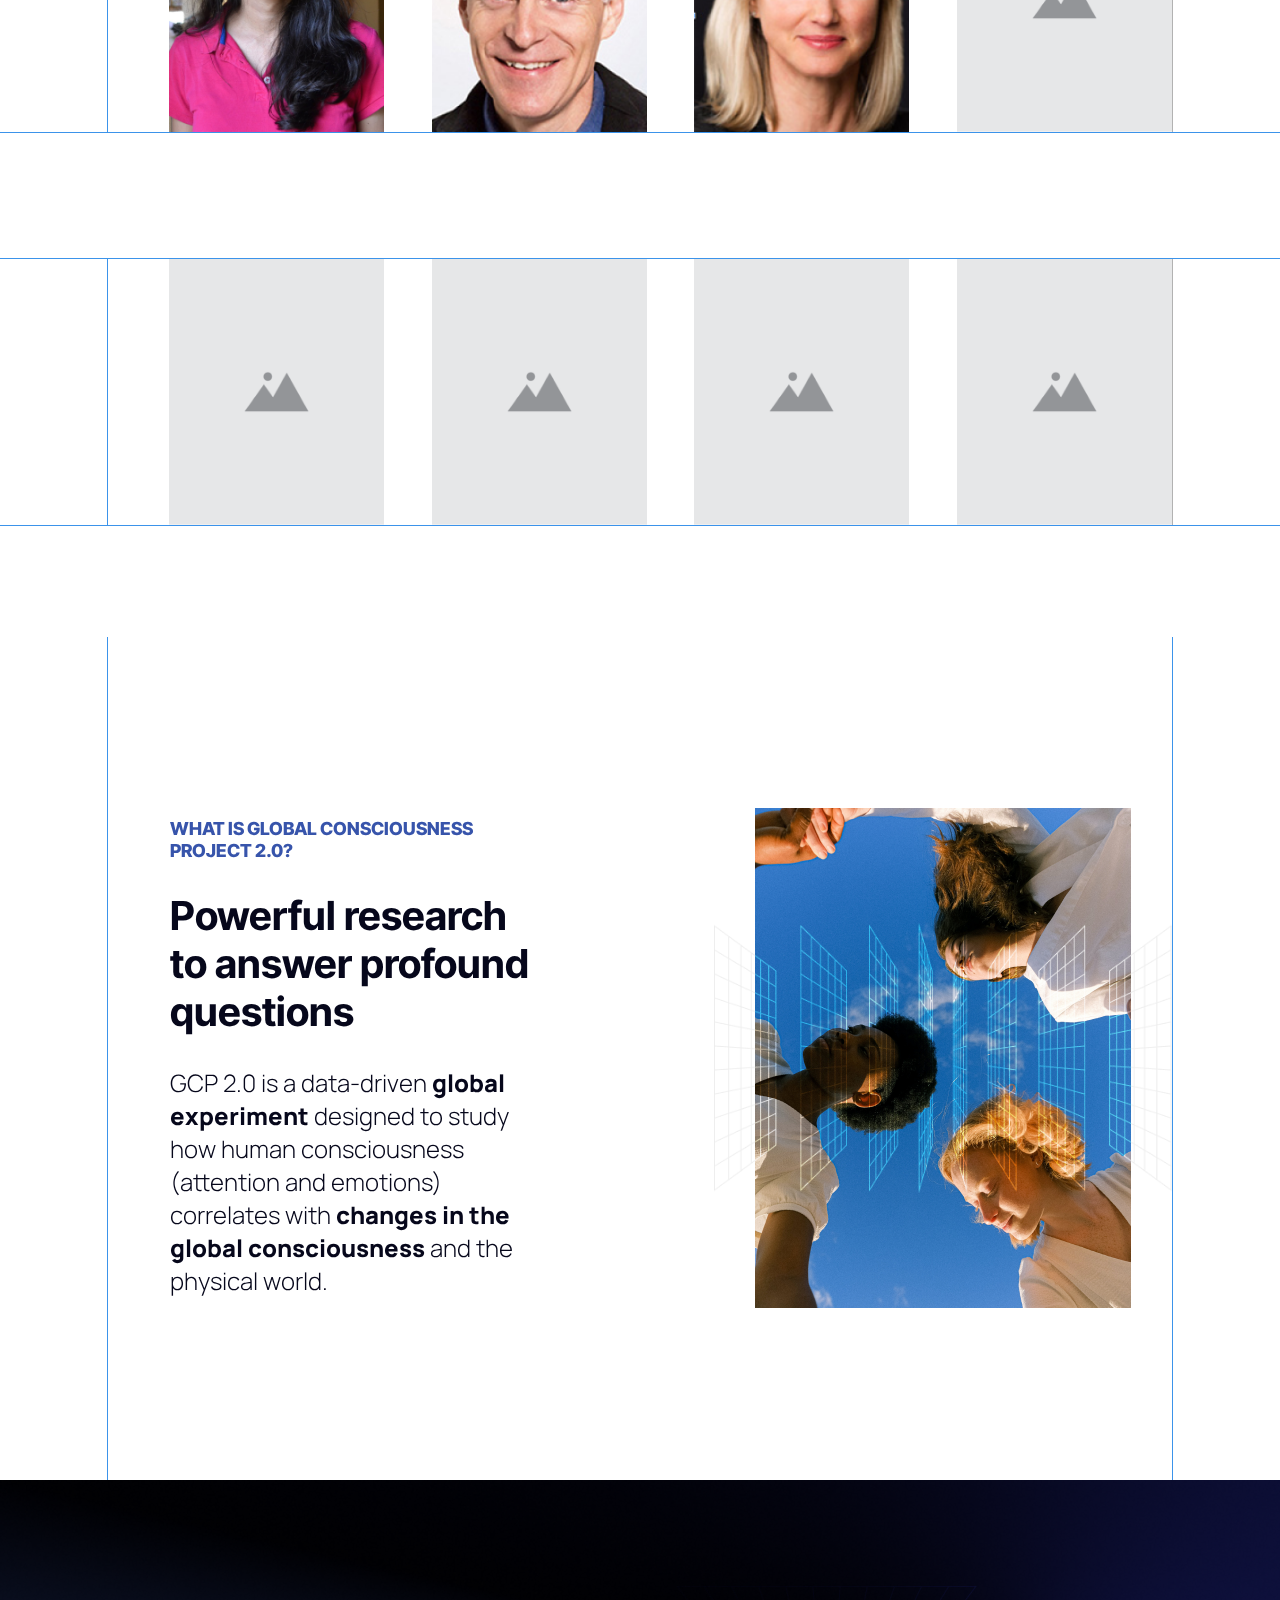
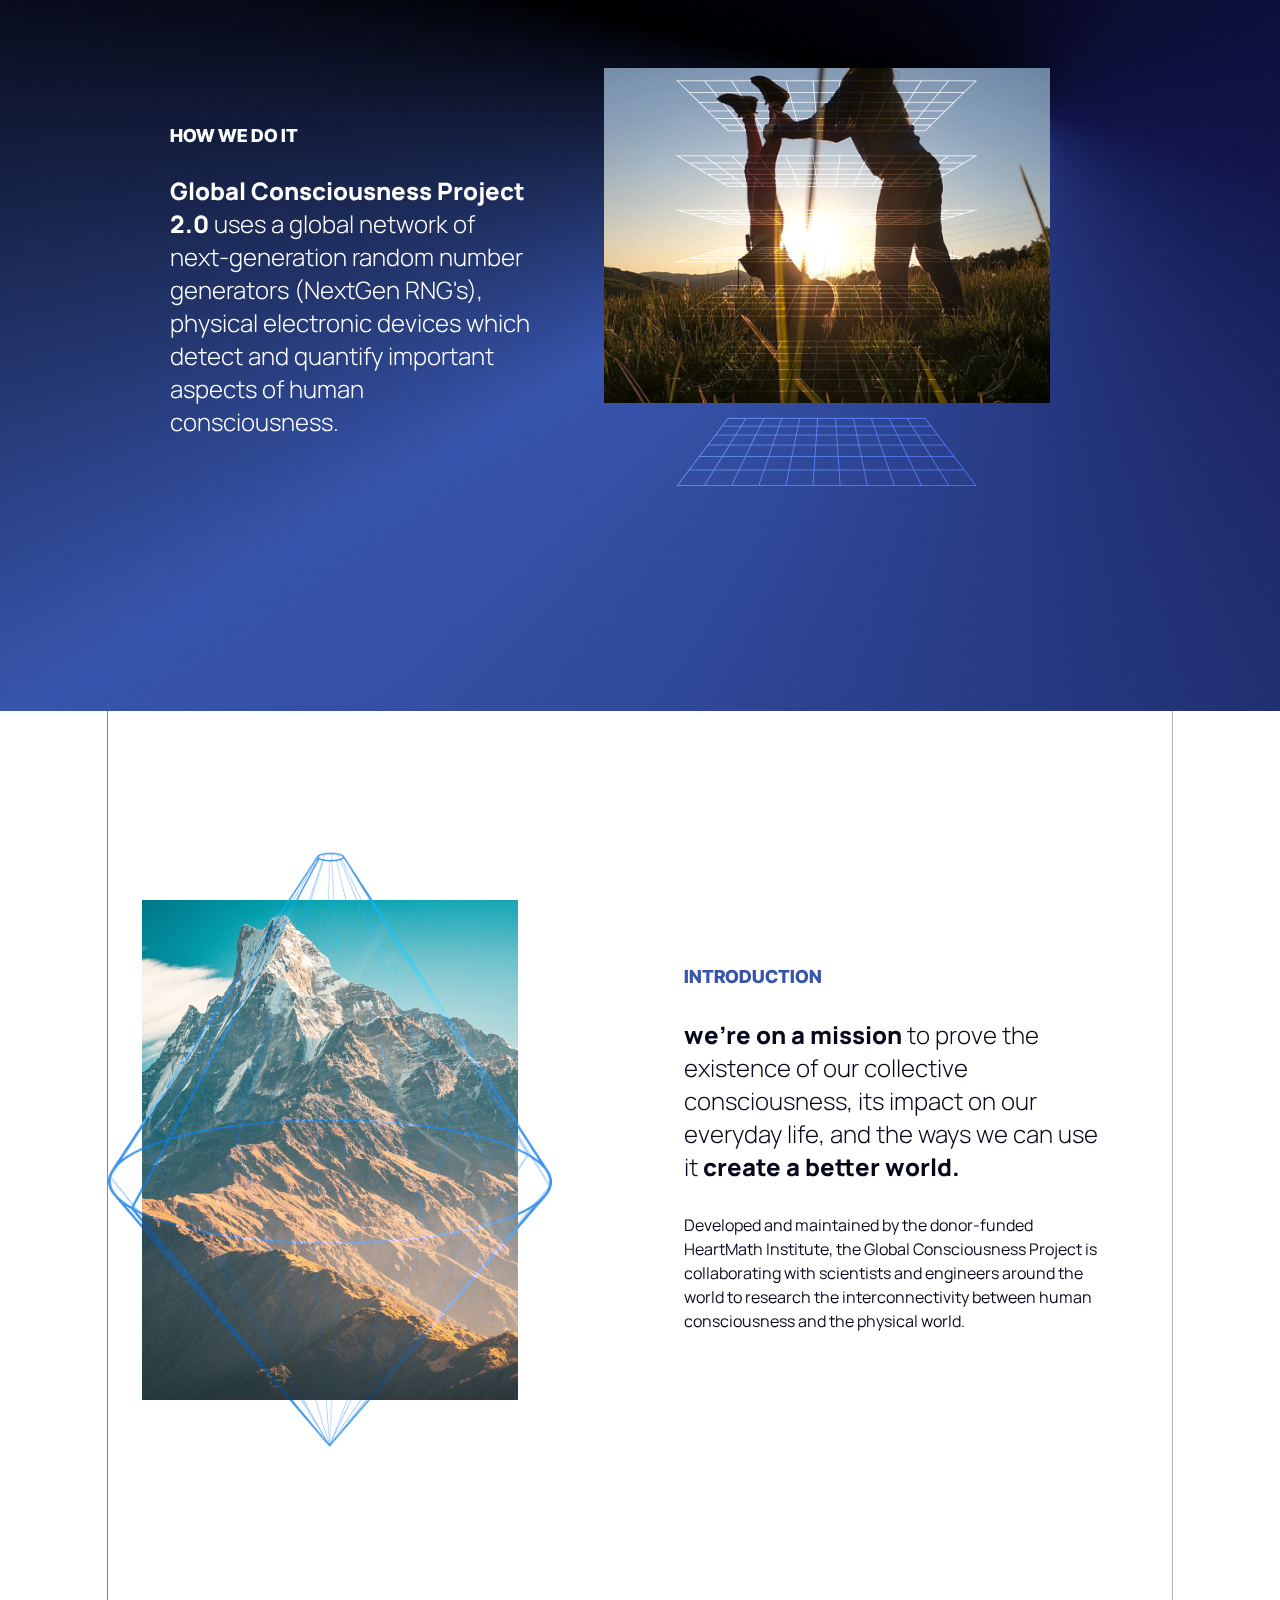
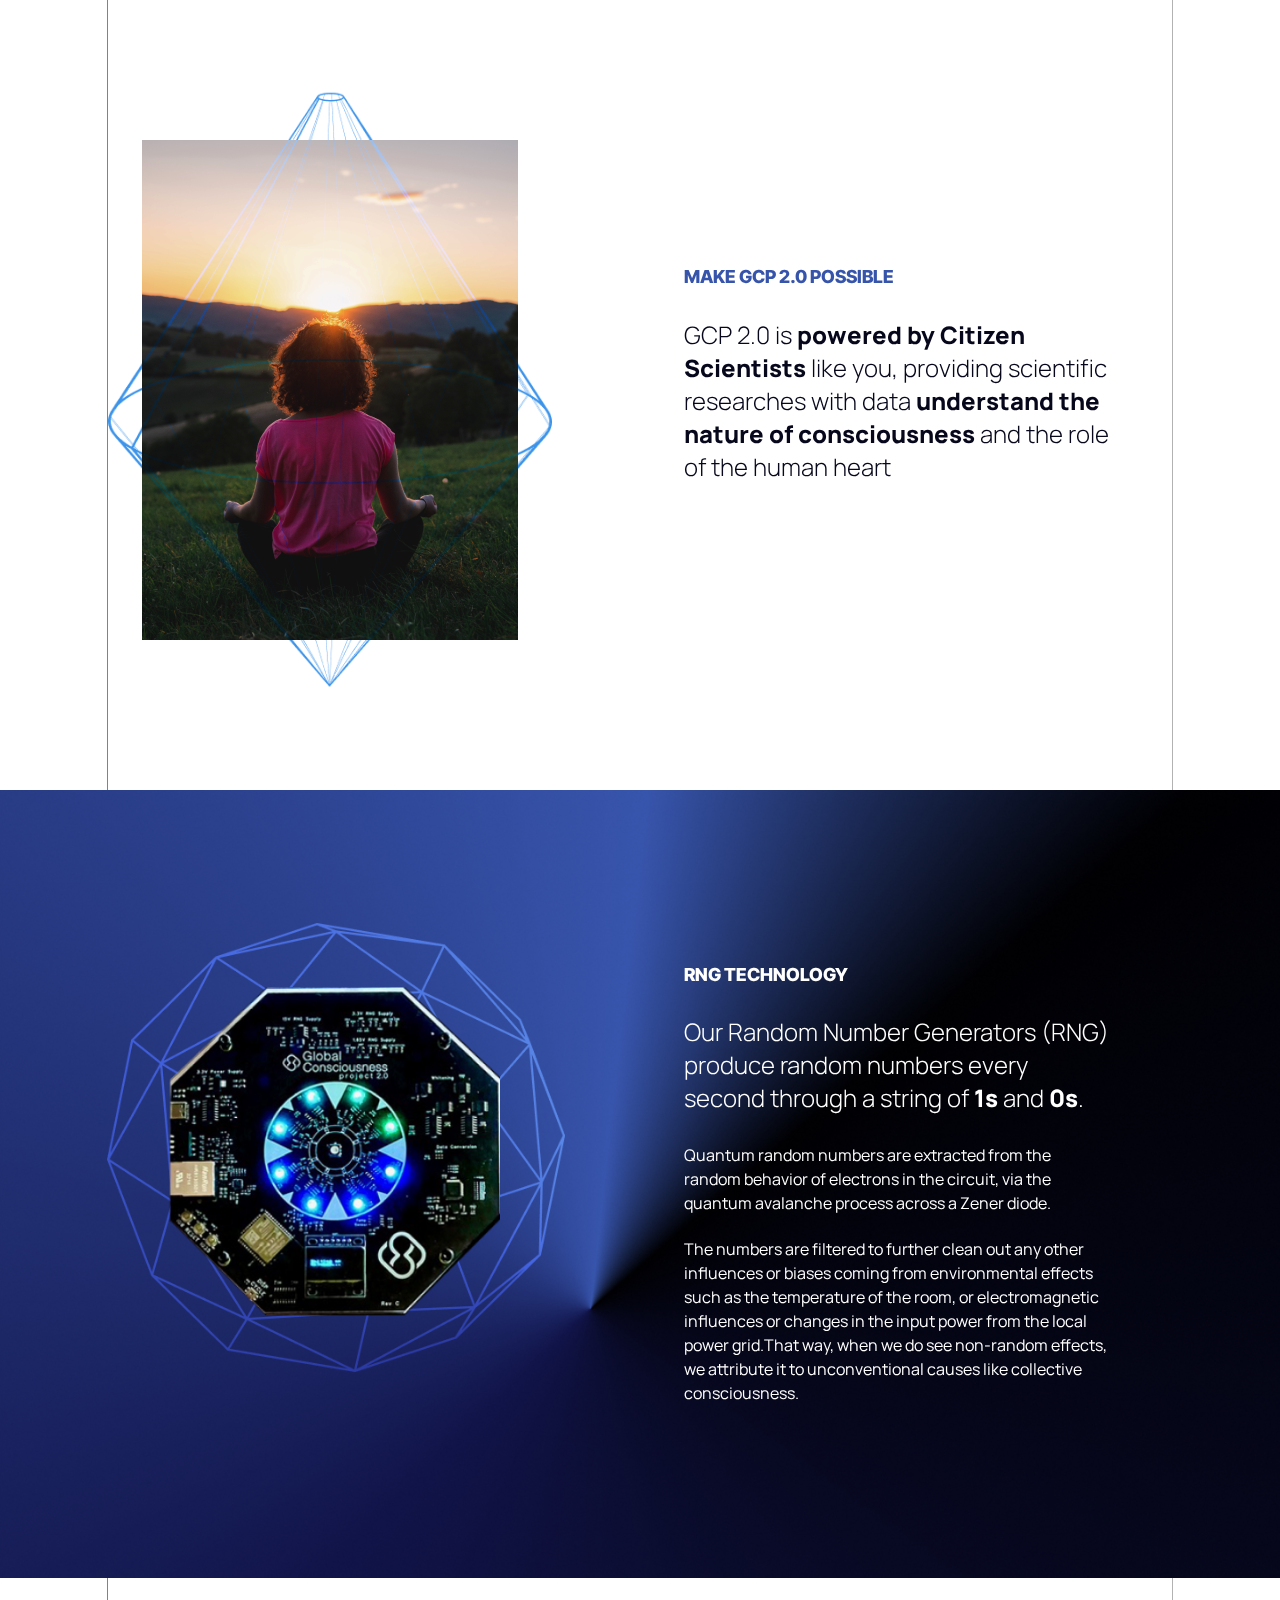
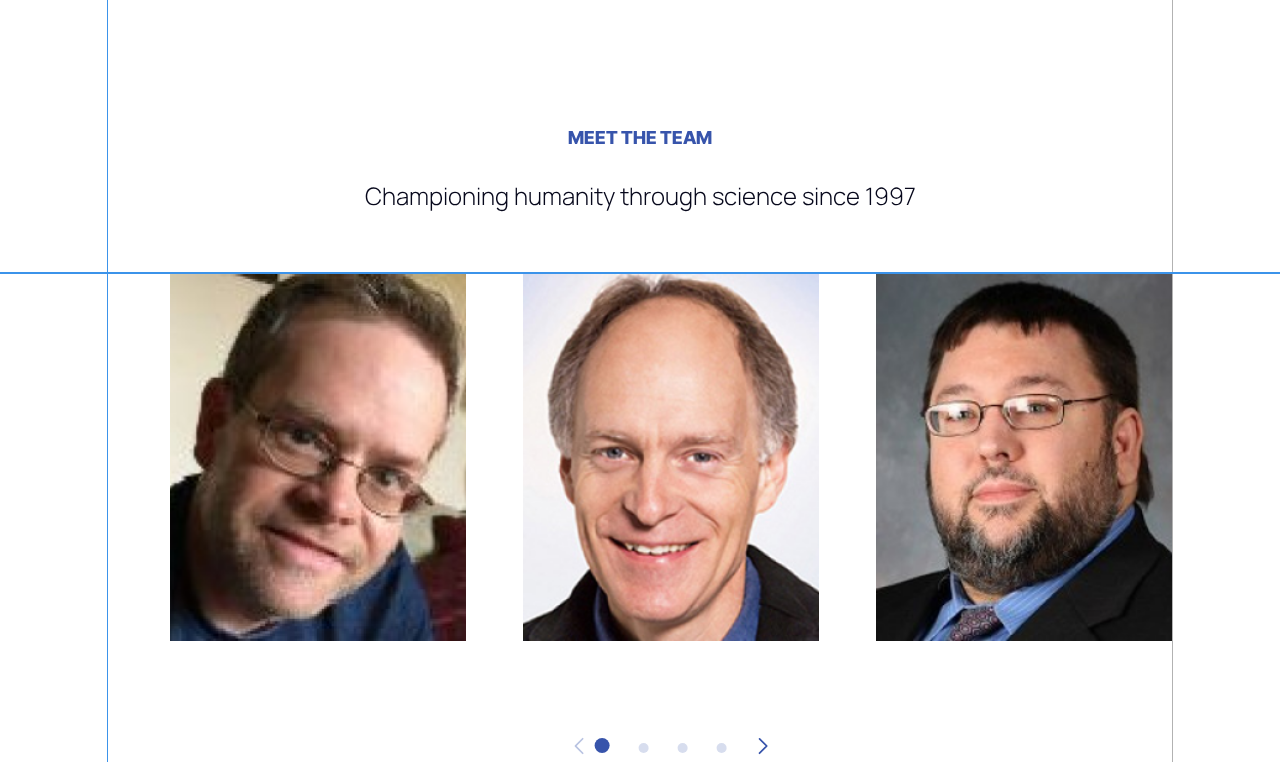
<file: revathi_final.html>
<!DOCTYPE html>
<html>
<head>
    <title>GCP2</title>
    <meta charset="utf-8">
    <meta name="viewport" content="width=device-width, initial-scale=1, maximum-scale=1, user-scalable=no">
    <link rel="preconnect" href="https://fonts.googleapis.com">
    <link rel="preconnect" href="https://fonts.gstatic.com" crossorigin>
    <link
        href="https://fonts.googleapis.com/css2?family=Inter+Tight:wght@300;500;600;700;800&family=Manrope:wght@200;300;400;500;600;700;800&display=swap"
        rel="stylesheet">
    <link rel="stylesheet" type="text/css" href="assets/css/lib.css">
    <link rel="stylesheet" type="text/css" href="assets/css/imageAndText-EventAnalysis.css">
    <link rel="stylesheet" type="text/css" href="assets/css/teamList-revathi.css">
    <!-- <link rel="stylesheet" type="text/css" href="assets/css/researchTeamList.css"> -->
    <link rel="stylesheet" type="text/css" href="assets/css/textAndImage-revathi.css">
    <link rel="stylesheet" type="text/css" href="assets/css/textAndImageBg.css">
    <link rel="stylesheet" type="text/css" href="assets/css/imageAndText-revathi.css">
    <link rel="stylesheet" type="text/css" href="assets/css/imageAndTextBg-revathi.css">
    <link rel="stylesheet" type="text/css" href="assets/css/slider-revathi.css">
    <!-- Link Swiper's CSS -->
    <link rel="stylesheet" href="https://cdn.jsdelivr.net/npm/swiper@11/swiper-bundle.min.css" />
</head>
<body>
    
<!-- Event Ananlysis Image And Text  Block -->
<section class="imageAndText-EventAnalysis Block">
    <div class="container imageAndText-EventAnalysis sideBorder" >
        <div class="row space ">
            <div class="leftImage">
                <img class = "image_1" src="assets/img/Image_9.png" alt="image_1" />
            </div>
            <div class="rightText">
                <h2>Lorem ipsum dolor sit amet</h2>
                <p class="mainTitle spacing">Lorem ipsum dolor sit amet consectetur. Massa viverra erat in quam
                    maecenas
                    at neque tincidunt ut. Fermentum feugiat accumsan risus donec id faucibus neque eu.
                    In habitant blandit lectus cras risus maecenas augue donec amet. At a egestas arcu
                    a tellus ac aliquam id.
                </p>
                <a class="hyperLink">READ MORE ↗</a>
            </div>
        </div>
        <div class="row space">
            <div class="leftImage">
                <img class = "image_1" src="assets/img/Image_9.png" alt="image_1" />
            </div>
            <div class="rightText">
                <h2>Lorem ipsum dolor sit amet</h2>
                <p class="mainTitle spacing">Lorem ipsum dolor sit amet consectetur. Massa viverra erat in quam
                    maecenas
                    at neque tincidunt ut. Fermentum feugiat accumsan risus donec id faucibus neque eu.
                    In habitant blandit lectus cras risus maecenas augue donec amet. At a egestas arcu
                    a tellus ac aliquam id.
                </p>
                <a class="hyperLink">READ MORE ↗</a>
            </div>
        </div>
        <div class="row space">
            <div class="leftImage">
                <img class = "image_1" src="assets/img/Image_9.png" alt="image_1" />
            </div>
            <div class="rightText">
                <h2>Lorem ipsum dolor sit amet</h2>
                <p class="mainTitle spacing">Lorem ipsum dolor sit amet consectetur. Massa viverra erat in quam
                    maecenas
                    at neque tincidunt ut. Fermentum feugiat accumsan risus donec id faucibus neque eu.
                    In habitant blandit lectus cras risus maecenas augue donec amet. At a egestas arcu
                    a tellus ac aliquam id.
                </p>
                <a class="hyperLink">READ MORE ↗</a>
            </div>
        </div>
    </div>
</section>

  <!-- Team  List Block-->
  <section class="teamListBlock">
    <div class="container sideBorder">
        <p class ="title center">MEET THE TEAM</p>
        <h4>Championing humanity through science since 1997</h4>
        <h3>HMI Leadership</h3>
    </div>

    <div class="topBorder">
        <div class="container sideBorder">
            <div class="teamList row space">
                <div class="column name image-container">
                    <img src="assets/img/christian-1.png" class="teamList-image" alt="Image"
                        title="Name of the Image">
                    <div class="overlay-color">
                        <h5 class="name">Scott Davies</h5>
                        <p class="name title">Title</p>
                    </div>
                </div>
                <div class="column name image-container ">
                    <img src="assets/img/christian-4.png" class="teamList-image" alt="Image"
                        title="Name of the Image">
                    <div class="overlay-color">
                        <h5 class="name">Scott Davies</h5>
                        <p class="name title">Title</p>
                    </div>
                </div>
                <div class="column name image-container ">
                    <img src="assets/img/christian-5.png" class="teamList-image" alt="Image"
                        title="Name of the Image">
                    <div class="overlay-color">
                        <h5 class="name">Scott Davies</h5>
                        <p class="name title">Title</p>
                    </div>
                </div>
                <div class="column name image-container ">
                    <img src="assets/img/christian-6.png" class="teamList-image" alt="Image"
                        title="Name of the Image">
                    <div class="overlay-color">
                        <h5 class="name">Scott Davies</h5>
                        <p class="name title">Title</p>
                    </div>
                </div>
            </div>
        </div>
    </div>
    <div class="topBorder rowspace">
        <div class="container sideBorder">
            <div class="teamList row space">
                <div class="column name image-container">
                    <img src="assets/img/christian-2.png" class="teamList-image" alt="Image"
                        title="Name of the Image">
                    <div class="overlay-color">
                        <h5 class="name">Scott Davies</h5>
                        <p class="name title">Title</p>
                    </div>
                </div>
                <div class="column name image-container ">
                    <img src="assets/img/christian-3.png" class="teamList-image" alt="Image"
                        title="Name of the Image">
                    <div class="overlay-color">
                        <h5 class="name">Scott Davies</h5>
                        <p class="name title">Title</p>
                    </div>
                </div>
            </div>
        </div>
    </div>
</section>

 <!--  GCP2 Research TeamList Block-->
 <section class="teamListBlock">
    <div class="container sideBorder">
        <h3>GCP2 Research Team</h3>
    </div>
    <div class="topBorder">
        <div class="container sideBorder">
            <div class="teamList row space">
                <div class="column name image-container">
                    <img src="assets/img/christian-10.png" class="teamList-image" alt="Image"
                        title="Name of the Image">
                        <div class="overlay-color">
                            <h5 class="name">Scott Davies</h5>
                            <p class="name title">Title</p>
                        </div>
                </div>
                <div class="column name image-container ">
                    <img src="assets/img/christian-11.png" class="teamList-image" alt="Image"
                        title="Name of the Image">
                        <div class="overlay-color">
                            <h5 class="name">Scott Davies</h5>
                            <p class="name title">Title</p>
                        </div>
                </div>
                <div class="column name image-container ">
                    <img src="assets/img/christian-8.png" class="teamList-image" alt="Image"
                        title="Name of the Image">
                        <div class="overlay-color">
                            <h5 class="name">Scott Davies</h5>
                            <p class="name title">Title</p>
                        </div>
                </div>
                <div class="column name image-container ">
                    <img src="assets/img/christian-9.png" class="teamList-image" alt="Image"
                        title="Name of the Image">
                        <div class="overlay-color">
                            <h5 class="name">Scott Davies</h5>
                            <p class="name title">Title</p>
                        </div>
                </div>
            </div>
        </div>
    </div>
    <div class="topBorder rowspace">
        <div class="container sideBorder">
            <div class="teamList row space">
                <div class="column name image-container">
                    <img src="assets/img/christian-12.png" class="teamList-image" alt="Image"
                        title="Name of the Image">
                        <div class="overlay-color">
                            <h5 class="name">Scott Davies</h5>
                            <p class="name title">Title</p>
                        </div>
                </div>
                <div class="column name image-container ">
                    <img src="assets/img/christian-4.png" class="teamList-image" alt="Image"
                        title="Name of the Image">
                        <div class="overlay-color">
                            <h5 class="name">Scott Davies</h5>
                            <p class="name title">Title</p>
                        </div>
                </div>
                <div class="column name image-container ">
                    <img src="assets/img/christian-8.png" class="teamList-image" alt="Image"
                        title="Name of the Image">
                        <div class="overlay-color">
                            <h5 class="name">Scott Davies</h5>
                            <p class="name title">Title</p>
                        </div>
                </div>
                <div class="column name image-container ">
                    <img src="assets/img/no-image.png" class="teamList-image" alt="Image" title="Name of the Image">
                    <div class="overlay-color">
                        <h5 class="name">Scott Davies</h5>
                        <p class="name title">Title</p>
                    </div>
                </div>
            </div>
        </div>
    </div>
    <div class="topBorder rowspace">
        <div class="container sideBorder">
            <div class="teamList row space">
                <div class="column name image-container">
                    <img src="assets/img/no-image.png" class="teamList-image" alt="Image" title="Name of the Image">
                    <div class="overlay-color">
                        <h5 class="name">Scott Davies</h5>
                        <p class="name title">Title</p>
                    </div>
                </div>
                <div class="column name image-container ">
                    <img src="assets/img/no-image.png" class="teamList-image" alt="Image" title="Name of the Image">
                    <div class="overlay-color">
                        <h5 class="name">Scott Davies</h5>
                        <p class="name title">Title</p>
                    </div>
                </div>
                <div class="column name image-container ">
                    <img src="assets/img/no-image.png" class="teamList-image" alt="Image" title="Name of the Image">
                    <div class="overlay-color">
                        <h5 class="name">Scott Davies</h5>
                        <p class="name title">Title</p>
                    </div>
                </div>
                <div class="column name image-container ">
                    <img src="assets/img/no-image.png" class="teamList-image" alt="Image" title="Name of the Image">
                    <div class="overlay-color">
                        <h5 class="name">Scott Davies</h5>
                        <p class="name title">Title</p>
                    </div>
                </div>
            </div>
        </div>
    </div>
</section>

<!-- Text And Image Block -->
<section class="textAndImageBlock">
    <div class="container textAndImageSideBorder">
        <div class="row textAndImage">
            <div class="leftText">
                <p class="title">What is Global Consciousness Project 2.0?</p>
                <h2>Powerful research to answer profound questions</h2>
                <h4>GCP 2.0 is a data-driven <strong>global experiment </strong>designed to study how human
                    consciousness
                    (attention and emotions) correlates with<strong> changes in the global consciousness</strong>
                    and the physical world.</h4>
            </div>
            <div class="rightImage">
                <div class="imageWrapper">
                    <img class="image_1" src="assets/img/textAndImage-image3.png" alt="image_1" class="center" />
                    <img class="image_2" src="assets/img/Graphic_Bg.png" />
                </div>
            </div>
        </div>
    </div>
</section>

<!-- Text And Image Block with Bg-->
<section class="textAndImageBg bg-image">
    <div class="container sideBorder">
        <div class="row colspace">
            <div class="leftText">
                <p class="title">HOW WE DO IT</p>
                <h4><strong> Global Consciousness Project 2.0</strong> uses a global network of next-generation
                    random number
                    generators (NextGen RNG's), physical electronic devices which detect and quantify
                    important aspects of human consciousness. 
                </h4>
            </div>
            <div class="rightImage">
                <div class="imageWrapper">
                    <img src="assets/img/image-1.png" alt="image_1" class="image_1" />
                    <img class="rightImgOverlay shapeCenter" src="assets/img/Graphic-4.png" />
                </div>
            </div>
        </div>
</section>

   <!-- Image And Text  Block -->
   <section class="imageAndTextBlock">
    <div class="container imageAndTextSideBorder">
        <div class="row imageAndText">
            <div class="leftImage">
                <div class="imageWrapper">
                    <img class="image_1" src="assets/img/imageAndTextImage.png" alt="image_1" class="center" />
                    <img class="leftImgOverlay shapeCenter" src="assets/img/imageAndTextVector.png" />
                </div>
            </div>
            <div class="rightText">
                <p class="title">INTRODUCTION</p>
                <h4><strong>we're on a mission </strong>to prove the existence of our collective
                    consciousness,
                    its impact on our everyday life, and the ways we can use it <strong> create a better
                    world.</strong></h4>
                <p class="mainTitle">Developed and maintained by the donor-funded HeartMath Institute,
                    the Global Consciousness Project is collaborating with scientists and engineers
                    around the world to research the interconnectivity between human consciousness and the physical
                    world.</p>
            </div>
        </div>
    </div>
</section>

<!-- Image And Text  Block -->
<section class="imageAndTextBlock">
    <div class="container imageAndTextSideBorder">
        <div class="row imageAndText">
            <div class="leftImage">
                <div class="imageWrapper">
                    <img class="image_1" src="assets/img/imageAndTextImage-2.png" alt="image_1" class="center" />
                    <img class="leftImgOverlay shapeCenter" src="assets/img/imageAndTextVector.png" />
                </div>
            </div>
            <div class="rightText">
                <p class="title">Make GCP 2.0 Possible</p>
                <h4>GCP 2.0 is<strong> powered by Citizen Scientists</strong> like you, providing
                    scientific researches with data <strong> understand the nature of consciousness </strong>
                    and the role of the human heart</h4>
              
            </div>
        </div>
    </div>
</section>


<!-- Image And  Text   Block with Bg-->
<section class="imageAndTextBg animation_section">
    <div class="container sideBorder">
        <div class="row">
            <div class="leftImage">
                <div class="imageWrapper">
                    <img class="image-1" src="assets/img/Graphic-3.png" alt="image_1" />
                    <img class="leftImgOverlay shapeCenter" src="assets/img/CW IMG-1164 1.png" />
                </div>
            </div>
            <div class="rightText">
                <p class="title">RNG TECHNOLOGY</p>
                <h4 class="spacing">
                    Our Random Number Generators (RNG) produce random numbers every second through
                    a string of<strong> 1s</strong> and <strong>0s</strong>.</h4>
                <p class="mainTitle">Quantum random numbers are extracted from the random behavior of electrons in the circuit,
                    via the quantum avalanche process across a Zener diode.</p>
                 
                <p class="mainTitle">The numbers are filtered to further clean out any other influences or biases
                    coming from environmental effects such as the
                    temperature of the room, or electromagnetic influences or changes in the input power
                    from the local power grid.That way, when we do see non-random effects, we attribute it to
                    unconventional causes like collective consciousness.</p>
            </div>
        </div>
    </div>
</section>

 <!--Team Slider Block-->
 <section class="teamSlider">
    <div class="container sideBorder">
        <div class="teamContent">
            <p class = "title">MEET THE TEAM</p>
            <h4>Championing humanity through science since 1997</h4>
        </div>
    </div>
    <div class="topBorder"></div>
    <div class="container sideBorder">
        <div class="swiper teamSliderSwiper  ">
            <div class="swiper-wrapper ">
                <div class="column name image-container swiper-slide margin_left ">
                    <img src="assets/img/christian-1.png" alt="Image" title="Name of the Image">
                    
                    <div class="overlay-color">
                        <h5 class="name">Scott Davies</h5>
                        <p class="name title">Title</p>
                    </div>
                </div>
                <div class="column name image-container swiper-slide">
                    <img src="assets/img/christian-4.png" alt="Image" title="Name of the Image">
                    <div class="overlay-color">
                        <h5 class="name">Scott Davies</h5>
                        <p class="name title">Title</p>
                    </div>
                </div>
                <div class="column name image-container swiper-slide">
                    <img src="assets/img/christian-5.png" alt="Image" title="Name of the Image">
                    <div class="overlay-color ">
                        <h5 class="name">Scott Davies</h5>
                        <p class="name title">Title</p>
                    </div>
                </div>
                <div class="column name image-container swiper-slide">
                    <img src="assets/img/christian-6.png" alt="Image" title="Name of the Image">
                    <div class="overlay-color">
                        <h5 class="name">Scott Davies</h5>
                        <p class="name title">Title</p>
                    </div>
                </div>
                <div class="column name image-container swiper-slide">
                    <img src="assets/img/christian-1.png" alt="Image" title="Name of the Image">
                    <div class="overlay-color">
                        <h5 class="name">Scott Davies</h5>
                        <p class="name title">Title</p>
                    </div>
                </div>
                <div class="column name image-container swiper-slide">
                    <img src="assets/img/christian-4.png" alt="Image" title="Name of the Image">
                    <div class="overlay-color">
                        <h5 class="name">Scott Davies</h5>
                        <p class="name title">Title</p>
                    </div>
                </div>
            </div>

            <div class="swiper_navigation row">
                <div class="next_btn_wrapper">
                    <div class="swiper-button-next"></div>
                </div>
                <div class="pagination_wrapper">
                    <div class="swiper-pagination"></div>
                </div>
                <div class="prv_btn_wrapper">
                    <div class="swiper-button-prev"></div>
                </div>
            </div>

        </div>
    </div>
    <div class = "bottomBorder"></div>
</section>


<script src="https://code.jquery.com/jquery-3.7.1.js" crossorigin="anonymous"></script>
<script src="assets/js/nav.js"></script>
<!-- Swiper JS -->
<script src="https://cdn.jsdelivr.net/npm/swiper@11/swiper-bundle.min.js"></script>

<!-- Initialize Swiper -->
<script>

    var swiper = new Swiper(".teamSliderSwiper", {
        slidesPerView: 1,
        spaceBetween: 25,
        simulateTouch: true,
        draggable: true,
        allowTouchMove: true,
        pagination: {
            el: ".swiper-pagination",
            clickable:true,
        },
        navigation: {
            nextEl: ".swiper-button-next",
            prevEl: ".swiper-button-prev",
        },
        breakpoints: {

            0: {
                slidesPerView: 1,
                spaceBetween: 25,
            },
            576: {
                slidesPerView: 2,
                spaceBetween: 25,
            },
            992: {
                slidesPerView: 3,
                spaceBetween: 57,
            },
            1201: {
                slidesPerView: 3,
                spaceBetween: 57
            },
            1440: {
                slidesPerView: 4,
                spaceBetween: 57,
            }
        }
    });

  

</script>
</body>
</html>
</file>
<file: assets/css/lib.css>
:root {
    --primary-color: #06071b;
    --secondary-color: #3754ab;
    --tertiary-color: #ffffff;
    --gray-color: #ededed;
    --light-Blue: #3b93ea;
    --dark-Grey:rgba(0, 0, 0, 0.30);
    --font-size-12: 12px;
    --font-size-13: 13px;
    --font-size-14: 14px;
    --font-size-15: 15px;
    --font-size-16: 16px;
    --font-size-18: 18px;
    --font-size-20: 20px;
    --font-size-24: 24px;
    --font-size-60: 60px;
    --font-size-40: 40px;
    --line-height-16: 16px;
    --line-height-18: 18px;
    --line-height-20: 20px;
    --line-height-22: 22px;
    --line-height-22-5: 22.5px;
    --line-height-24: 24px;
    --line-height-25: 25px;
    --line-height-27: 27px;
    --line-height-30: 30px;
    --line-height-33: 33px;
    --line-height-34: 34px;
    --line-height-36: 36px;
    --line-height-41: 41px;
    --line-height-48: 48px;
    --line-height-82: 82px;
    --line-height-normal: normal;
}

/* Font Weight 100 */
.fontWeight100 {
    font-weight: 100;
}

/* Font Weight 200 */
.fontWeight200 {
    font-weight: 200 !important;
}

/* Font Weight 300 */
.fontWeight300 {
    font-weight: 300 !important;
}

/* Font Weight 400 */
.fontWeight400 {
    font-weight: 400 !important;
}

/* Font Weight 500 */
.fontWeight500 {
    font-weight: 500 !important;
}

/* Font Weight 600 */
.fontWeight600 {
    font-weight: 600 !important;
}

/* Font Weight 700 */
.fontWeight700 {
    font-weight: 700 !important;
}

/* Font Weight 800 */
.fontWeight800 {
    font-weight: 800 !important;
}

/* Font Weight 900 */
.fontWeight900 {
    font-weight: 900 !important;
}

.textUppercase{
    text-transform: uppercase;
}

* {
    margin: 0;
    padding: 0;
    -webkit-box-sizing: border-box;
    -moz-box-sizing: border-box;
    box-sizing: border-box;
}

body {
    box-sizing: border-box;
    max-width: 100%;
    font-family: "Manrope", sans-serif;
    overflow-x: hidden !important;
    color: var(--primary-color);
    -webkit-tap-highlight-color: transparent;
    -ms-tap-highlight-color: transparent;
    -moz-tap-highlight-color: transparent;
}

html {
    -webkit-text-size-adjust: none;
    touch-action: manipulation;
}

.showDesktop {
    display: block !important;
}

.showTablet {
    display: none !important;
}

.showMobile {
    display: none !important;
}

.hideDesktop {
    display: none !important;
}

.hideMobile {
    display: block !important;
}


.container {
    max-width: 83.34%;
    margin: auto;
}

.row {
    display: flex;
    flex-wrap: wrap;
    flex-direction: row;
    width: 100%;
}

h1 {
    font-family: "Manrope", sans-serif;
    font-size: var(--font-size-60);
    font-weight: 200;
    line-height: var(--line-height-82);
}

h2 {
    font-family: "Inter Tight", sans-serif;
    font-size: var(--font-size-40);
    font-weight: 700;
    line-height: var(--line-height-48);
}

h3 {
    font-family: "Inter Tight", sans-serif;
    font-size: var(--font-size-24);
    font-weight: 700;
    line-height: var(--line-height-30);
}

h4 {
    font-family: "Manrope", sans-serif;
    font-size: var(--font-size-24);
    font-weight: 300;
    line-height: var(--line-height-33);
}

h5 {
    font-family: "Inter Tight", sans-serif;
    font-size: var(--font-size-18);
    font-weight: 700;
    line-height: var(--line-height-24);
}

h6 {
    font-family: "Inter Tight", sans-serif;
    font-size: var(--font-size-16);
    font-weight: 300;
    line-height: var(--line-height-24);
}

h1 strong,
h1 b,
h4 strong,
h4 b,
h6 strong,
h6 b {
    font-weight: 800;
}

.title {
    font-family: "Inter Tight", sans-serif;
    font-size: var(--font-size-18);
    font-weight: 800;
    line-height: var(--line-height-22);
}

.hero {
    font-family: "Manrope", sans-serif;
    font-size: var(--font-size-20);
    font-weight: 300;
    line-height: var(--line-height-20);
}

.textBig {
    font-family: "Manrope", sans-serif;
    font-size: var(--font-size-18);
    font-weight: 400;
    line-height: var(--line-height-25);
}

.mainTitle {
    font-family: "Manrope", sans-serif;
    font-size: var(--font-size-16);
    font-weight: 400;
    line-height: var(--line-height-24);
}

.mainTitle strong,
.mainTitle b {
    font-weight: 700;
}

.description {
    font-family: "Manrope", sans-serif;
    font-size: var(--font-size-14);
    font-weight: 400;
    line-height: var(--line-height-24);
}

.description strong,
.description b {
    font-weight: 700;
}

.textMini {
    font-family: "Manrope", sans-serif;
    font-size: var(--font-size-12);
    font-weight: 400;
    line-height: var(--line-height-16);
}

.infoBubble {
    font-family: "Manrope", sans-serif;
    font-size: var(--font-size-12);
    font-weight: 400;
    line-height: var(--line-height-20);
}

.button {
    text-align: center;
    font-family: "Inter Tight", sans-serif;
    font-size: var(--font-size-18);
    font-weight: 500;
    line-height: var(--line-height-22);
    color: var(--secondary-color);
    text-transform: capitalize;
    width: 302px;
    margin: auto;
    padding: 14px;
    background-color: transparent;
    border: 1px solid var(--secondary-color);
    border-radius: 100px;
    transition: 1s ease;
    cursor: pointer;
}

.hyperLink {
    text-align: center;
    font-family: "Inter Tight", sans-serif;
    font-size: var(--font-size-16);
    font-weight: 600;
    line-height: var(--line-height-20);
    color: var(--secondary-color);
    text-transform: uppercase;
    margin: auto;
    background-color: transparent;
    border-bottom: 2px solid var(--secondary-color);
    transition: 1s ease;
    letter-spacing: 0.32px;
    cursor: pointer;
    text-decoration: none;
}

@media (max-width: 1100.98px) {
    .container {
        max-width: 91.8%;
    }

    h1 {
        font-size: 50px;
        line-height: var(--line-height-normal);
    }

    h2 {
        font-size: 36px;
        line-height: var(--line-height-normal);
    }

    h3 {
        font-size: 20px;
        line-height: var(--line-height-normal);
    }

    h4 {
        font-size: 20px;
        line-height: var(--line-height-normal);
    }

    h5 {
        font-size: var(--font-size-18);
        line-height: var(--line-height-24);
    }

    h6 {
        font-size: 18px;
        line-height: 30px;
    }

    .title {
        font-size: 16px;
        line-height: var(--line-height-normal);
    }

    .mainTitle {
        font-size: 14px;
        line-height: 22px;
    }

    .description {
        font-size: 14px;
        line-height: 22px;
    }

    .button {
        font-size: var(--font-size-16);
        line-height: var(--line-height-normal);
    }

    .hyperLink {
        font-size: var(--font-size-16);
        line-height: var(--line-height-normal);
    }
}

@media (max-width: 991.98px) {
    .container {
        max-width: 87.5%;
        margin: auto;
    }

    .showTablet {
        display: block !important;
    }

    .showDesktop {
        display: none !important;
    }

    .showMobile {
        display: none !important;
    }

    .hideDesktop {
        display: block !important;
    }

    .sectionSpace {
        margin-bottom: 100px;
    }
}

@media (max-width: 767.98px) {
    .container {
        max-width: 87.5%;
        margin: auto;
    }

    .showTablet {
        display: none !important;
    }

    .showDesktop {
        display: none !important;
    }

    .showMobile {
        display: block !important;
    }

    .hideMobile {
        display: none !important;
    }

    .sectionSpace {
        margin-bottom: 80px;
    }

    h1 {
        font-size: 30px;
        line-height: var(--line-height-41);
    }

    h2 {
        font-size: 28px;
        line-height: var(--line-height-34);
    }

    h3 {
        font-size: 20px;
        line-height: var(--line-height-24);
    }

    h4 {
        font-size: 20px;
        line-height: var(--line-height-27);
    }

    h5 {
        font-size: 16px;
        line-height: var(--line-height-22);
    }

    .title {
        font-size: 16px;
        line-height: var(--line-height-20);
    }

    .hero {
        font-size: var(--font-size-18);
        line-height: var(--line-height-30);
    }

    .textBig {
        font-size: var(--font-size-16);
        line-height: var(--line-height-22);
    }

    .mainTitle {
        font-size: var(--font-size-15);
        line-height: var(--line-height-22-5);
    }

    .description {
        font-size: var(--font-size-13);
        line-height: var(--line-height-22);
    }

    .button {
        font-size: var(--font-size-16);
        line-height: var(--line-height-20);
    }

    .hyperLink {
        font-size: var(--font-size-15);
        line-height: var(--line-height-18);
    }
}

@media (max-width: 575.98px) {
    .container {
        max-width: 86.67%;
        margin: auto;
    }
}

@media (min-width: 2000px) {

    body,
    .container,
    header .navigation {
        max-width: 85% !important;
        margin: auto;
    }
}
</file>
<file: assets/css/header.css>
header {
    position: relative;
}

.navigation {
    position: fixed;
    top: 0px;
    width: 100%;
    z-index: 1;
    padding: 30px 0;
    transition: transform .8s ease-in-out;
}

header.sticky {
    position: sticky;
    top: 0;
    z-index: 99;
}

header .navigation.nav-down {
    transform: translateY(-100%);
}

header .navigation.nav-up {
    transform: none;
}

header.sticky .navigation {
    background: url(../img/stickyBg.jpg) no-repeat;
    background-size: cover;
}

.logo {
    width: 16.3%;
}

.navbar {
    /* width: 37.25%; */
    width: max-content;
    margin-right: 5.83%;
}

.navigation .row {
    /* column-gap: 40.6%; */
    justify-content: space-between;
}

.navbar {
    display: flex;
    flex-wrap: wrap;
    align-items: center;
}

.navbar nav {
    width: 64%;
}

.navbar-nav {
    list-style: none;
}

.nav-item {
    display: inline-block;
    padding-right: 13.3%;
    position: relative;
}

.nav-item:last-child {
    padding-right: 0;
}

.nav-item .nav-link {
    font-family: "Manrope", sans-serif;
    font-size: var(--font-size-16);
    font-weight: 500; 
    line-height: var(--line-height-normal);
    color: var(--tertiary-color);
    text-decoration: none;
    cursor: pointer;
}

.nav-item .nav-link.text-decoration {
    text-decoration: underline;
    text-underline-offset: 3px;
}

.nav-item .nav-link:hover {
    font-weight: 800;
}

.nav-item .nav-link::before {
    display: block;
    content: attr(title);
    font-weight: 800;
    height: 0;
    overflow: hidden;
    visibility: hidden;
}

.dropdownmenu {
    position: absolute;
    left: 0;
    list-style: none;
    margin-top: 8px;
    opacity: 0;
    visibility: hidden;
    transition: all 0.8s ease-in-out;
    -webkit-transition: all 0.8s ease-in-out;
}

.nav-item:hover .dropdownmenu  {
    opacity: 1;
    visibility: visible;
}

.dropdown-item {
    border-top: 1px solid rgb(255, 255, 255, .5);
    padding: 10px 7px;
}

.dropdown-item:hover {
    background: rgb(237, 237, 237, .1);
}

.dropdown-item .dropdown-link {
    font-family: 'Inter Tight', sans-serif;
    font-size: var(--font-size-16);
    font-weight: 500;
    line-height: var(--line-height-normal);
    color: var(--tertiary-color);
    letter-spacing: 0.48px;
    text-decoration: none;
}

.dropdown-item .dropdown-link:hover~.dropdown-item {
    background: rgb(237, 237, 237, .1);
}

.searchbox {
    position: relative;
    width: 23.3%;
    margin-left: 8.75%;
}

.searchbox svg {
    position: absolute;
    left: 12px;
    top: 5px;
}

.searchInput {
    background: transparent;
    border-radius: 50px;
    border: 1px solid var(--tertiary-color);
    padding: 7px 17px 7px 41px;
    width: 100%;
    font-size: var(--font-size-16);
    font-weight: 500;
    line-height: var(--line-height-normal);
    color: var(--tertiary-color);
}

.searchInput::placeholder {
    font-size: var(--font-size-16);
    font-weight: 500;
    line-height: var(--line-height-normal);
    color: var(--tertiary-color);
}

.searchInput:focus-visible,
.searchInput:focus {
    outline: none;
}

@media (max-width: 991.98px) {
    .navigation .row{
        align-items: center;
    }
    .navigation {
        padding: 40px 0;
    }

    .hamburger .line {
        width: 30px;
        height: 2px;
        background: var(--tertiary-color);
        margin: 5px auto;
        transition: all 0.8s ease-in-out;

    }

    #navbar {
        display: none;
        width: 100%;
        margin-right: 0;
        padding-top: 100px;
    }

    #hamburger.crossed .line:nth-child(1) {
        transform: rotate(-45deg) translate(-5px, 6px);
    }

    #hamburger.crossed .line:nth-child(2) {
        transform: rotate(45deg) translate(1px, 0px);
    }

    .navbar nav {
        width: 100%;
        margin: auto;
    }

    .nav-item {
        display: block;
        padding-right: 0;
        text-align: center;
        width: 100%;
        margin-bottom: 46px;
    }

    .searchbox {
        width: 34.5%;
        margin: auto;
        margin-top: 118px;
        margin-bottom: 10px;
    }
    
     header.sticky .navigation, header.hamburgerOpened .navigation{   
        background: url(../img/stickyBgMob.jpg) no-repeat;
    }

    header .navigation.navigationOpened .overlay {
        position: fixed;
        top: 0;
        width: 100%;
        height: 100vh;
        padding: 40px 0;
        overflow: scroll;
        background: url(../img/stickyBgMob.jpg) no-repeat;
        background-size: cover;
    }

    #mobDataResults .dropdown-arrow {
        position: absolute;
        right: 0;
        top: 0;
    }

    #mobDataResults .dropdown-arrow::before {
        font-size: 36px;
        line-height: normal;
        color: var(--tertiary-color);
        position: absolute;
        top: 0px;
        right: 0;        
        transition: all .8s;
        content: '↓';
    }
    #mobDataResults .dropdown-arrow.upArrow::before {
        content: '↑';
        font-weight: 800;
    }

    .mobDropdownmenu {
        display: none;
        list-style: none;
        border-bottom: 1px solid rgb(255, 255, 255, .5);
    }
    .dropdown-item {
        padding: 16px 0px;
    }
    .nav-item .nav-link:hover {
        font-weight: unset;
    }
    .nav-item .nav-link {
        font-size: var( --line-height-36);
        font-weight: 200;
        line-height: var(--line-height-normal);
        color: var(--tertiary-color);
        text-decoration: none;
    }
    .nav-item.active .nav-link {
        font-weight: 800;
    }
}

@media (max-width: 767.98px) {
    /* .nav-item {
        margin-bottom: 46px;
    }

    .navbar ul li:first-child {
        margin-top: 100px;
    }

    .navbar ul li:last-child {
        margin-bottom: 164px;
    } */

}
</file>
<file: assets/css/banner.css>
.heroBanner {
    position: relative;
    background: url(../img/Banner.jpg) no-repeat;
    background-size: cover;
}
.heroContainer {
    max-width: 70.82%;
    margin: auto;
}
.bannerContent{
    /* position: absolute;
    top: 26.6%; */
    padding-top: 15.14%;
    padding-bottom: 8.2%;
}
.bannerContent h1,.bannerContent h6{
    color: var(--tertiary-color);
    margin-bottom: 40px;
}
.bannerContent h6, .buttonWrapper {
    width: 66%;
    margin-right: 0;
    margin-left: auto;
    display: flex;
    flex-wrap: wrap;
    row-gap: 40px;
}
.bannerContent .button, .bannerContent .hyperLink{
    color: var(--tertiary-color);
    border-color: var(--tertiary-color);
}
.bannerContent .hyperLink{
    margin-left: 40px;
} 

@media (max-width: 991.98px){
    .heroContainer {
        max-width: 100% !important;
    }
    .bannerContent .hyperLink {
        margin-left: 0px;
    }
}
@media (max-width: 767.98px){
    .bannerContent {
        padding-top: 150px;
        padding-bottom: 150px;
    }
    .bannerContent h1 {
        font-size: 34px;
        line-height: normal;
    }
    .bannerContent h6 {
        font-size: 24px;
        line-height: normal;
    }
    .bannerContent h6, .buttonWrapper{
        width: 100%;
    }
    
}
@media (max-width: 575.98px){
    
}
</file>
<file: assets/css/footer.css>
footer {
    background: var(--primary-color);
}
.footerSideBorder {
    border-left: 1px solid var(--tertiary-color);
    border-right: 1px solid var(--tertiary-color);
}
.footerTopBorder{
    border-top: 1px solid var(--tertiary-color);
}
footer .row{
    padding-right: 5.71%;
    padding-left: 5.85%;
}
footer .column:first-child{
    width: 27.4%;
    padding-right: 5.75%;
    padding-left: 0;
}
footer .column{
    padding: 60px 3.2%;
    width: 25.25%;
    border-right: 1px solid var(--tertiary-color);
}
footer .column:last-child{
    width: 22.09%;
    border-right:0;
    padding-right: 0;
}
footer .description{
    color: var(--tertiary-color);
    padding-top: 11px;
}
footer .footerNavTitle{
    color: var(--tertiary-color);
    font-family: 'Inter Tight', sans-serif;
    font-size: var(--font-size-18);
    font-weight: 500;
    line-height: var(--line-height-25);
}
.footerNavList {
    list-style: none;
}
footer .footerNavList li{
    padding-top: 20px;
}
footer .footerNavItem{
    color: var(--tertiary-color);
    font-family: 'Manrope',sans-serif;
    font-size: var(--font-size-14);
    font-weight: 500;
    line-height: var(--line-height-25);
    text-decoration: none;
}
#signupForm {
    padding: 60px 0;
    width: 66.73%;
    margin: auto;
}
.footerSecondRow{
    justify-content: space-between;
}
.formRow{
    display: flex;
    flex-wrap: wrap;
    align-items: flex-end;
    justify-content: space-between;
    /* column-gap: 5.5%; */
}
#footerSubscribeWrapper {
    width: 80.67%;
}
footer input[type="text"], footer input[type="email"], #footerCaptcha, .footerList a, .footerList.separater{
    font-family: 'Manrope', sans-serif;
    font-size: var(--font-size-12);
    line-height: var(--line-height-normal);
    font-weight: 400;
    color: var(--tertiary-color);
}
footer input[type="text"], footer input[type="email"], #footerCaptcha{
    width: 46.55%;
    border: none;
    background-color: transparent;
    border-bottom: 1px solid var(--tertiary-color);
    -webkit-text-fill-color: var(--tertiary-color) !important;    
    outline: none;
    padding-bottom: 5px;
    padding-right: 4%;
}
footer input[type="text"]{
    margin-right: 6.35%;
}
footer input[type="submit"]{
    width: auto;
    border: none;
    background-color: transparent;
    border-bottom: 1px solid var(--tertiary-color);
    color: var(--tertiary-color);
    -webkit-text-fill-color: var(--tertiary-color) !important;
    font-family: 'Manrope', sans-serif;
    font-size: var(--font-size-18);
    line-height: var(--line-height-normal);
    font-weight: 600;
    text-transform: uppercase;
    outline: none;
    padding-bottom: 5px;
    cursor: pointer;
    margin-left: auto;
}
footer input {
    -webkit-border-radius: 0;
    border-radius: 0;
    -webkit-appearance: none;
    -webkit-tap-highlight-color: transparent;
    -ms-tap-highlight-color: transparent;
    -moz-tap-highlight-color: transparent;
}
input:-webkit-autofill,
input:-webkit-autofill:hover,
input:-webkit-autofill:focus,
input:-webkit-autofill:active {
    -webkit-box-shadow: 0 0 0px 1000px var(--tertiary-color) inset !important;
    -webkit-transition-delay: 99999s !important;
    background-color: transparent !important;
}
footer .firstRow{
    padding: 0;
}
footer .lastRow{
    padding: 0;
    margin-top: 30px;
}
footer .captchaRow{
    padding: 0;
    width: 46.55%;
}
#footerCaptchaTextBox {
    margin-right: 0;
    width: 46.3%;
}
.footerCaptchaWrapper{
    margin-right: 7.4%;
    width: 46.3%;
}
 #footerCaptcha {
    width: 100%;
}
.footerSecondRow .column{
    width: 22.2% !important;
    border-left: 1px solid var(--tertiary-color);
}
footer .socialMedia{
    display: flex;
    column-gap: 20%;
}
.footerLastRow{
    padding: 18px 0;
    align-items: center;
    justify-content: space-between;
}
footer .copyright{
    padding: 0;
}
.termsCondition ul{
    list-style: none;
}
.footerList{
    display: inline-block;
}

@media (max-width: 1110.98px){
    #signupForm {
        width: 74%;
    }
}
@media (max-width: 991.98px){
    #signupForm {
        margin: unset;
    }
    #footerSubscribeWrapper {
        width: 100%;
    }
    footer .lastRow {
        margin-bottom: 30px;
    }
}
@media (max-width: 767.98px){
    footer .row{
        padding: 0;
    }
    footer .column, footer .column:first-child, footer .column:last-child {
        width: 100%;
        padding: 20px 0;
        padding-right: 5.75%;
        padding-left: 0;
        border: 0;
    }
    footer .column:first-child {
        padding-top: 40px;
    }
    footer .column:last-child {
        padding-bottom: 40px;
    }
    footer .footerNavList li {
        padding-top: 20px;
    }
    #signupForm ,#footerSubscribeWrapper {
        width: 100%;
    }
    footer input[type="text"], footer input[type="email"], #footerCaptcha, footer .captchaRow{
        width: 100%;
        margin-right: 0;
    }
    footer input{
        margin-bottom: 30px;
    }
    footer .lastRow{
        margin: 0;
    }
    .footerSecondRow .column {
        width: 100% !important;
    }
    #signupForm {
        padding-bottom: 0;
    }
    footer .copyright {
        margin: 20px 0;
    }
    footer .termsCondition {
        margin-top: 20px;
    }
    .footerAccordionContent {
        display: none;
    }
    .footerAccordionTitle{
        position: relative;
    }
    footer .column.footerBottomBorder {
        border-bottom: 1px solid var(--tertiary-color);
    }
    .footerAccordionTitle::before {
        font-family: "Inter Tight", sans-serif;
        font-size: 16px;
        line-height: 22px;
        font-weight: 700;
        color: var(--tertiary-color);
        position: absolute;
        bottom: -50%;
        right: 0;
        padding: 15px 0;
        transition: all .8s;
        content: '\002B';
        transform: rotate(90deg);
    }
    .footerAccordionTitle.active::before {
        transform: none;
        content: "\2212";
    }
}
</file>
<file: assets/css/bannerTwo.css>
.heroBanner {
    position: relative;
    background: url(../img/Aboutus_Banner_Bg.jpg) no-repeat;
    background-size: cover;
    background-repeat: no-repeat;
}

.herotwoBanner {
    position: relative;
    background: url(../img/handburgerBg.png) no-repeat;
    background-size: cover;
    background-repeat: no-repeat;
    height: 100vh;
}

.heroDivision {
    /* max-width: 66.66%; */
    /* margin-left: 5.83%;
    margin-right: 27.41%; */
    padding-top: 286px;
    padding-left: 5.83%;
    padding-right: 27.41%;
    padding-bottom: 60px;
    position: relative;
}

.heroDivision .title {
    color: var(--tertiary-color);
    padding-bottom: 30px;
}

.bannerContent .container {
    position: relative;
}


.bannerContent .container::after {
    content: '';
    position: absolute;
    top: 0;
    right: 0;
    height: 30%;
    border-right: 4px solid var(--tertiary-color);
}

.heroDivision::after {
    content: '';
    position: absolute;
    top: 0%;
    right: 1px;
    height: 100%;
    border-right: 2px solid var(--primary-color);
}


.bannerContent h1,
.bannerContent h6 {
    color: var(--tertiary-color);
    margin-bottom: 40px;
}

.bannerContent h6,
.buttonWrapper {
    width: 66%;
    margin-right: 0;
    margin-left: auto;
    display: flex;
    flex-wrap: wrap;
    row-gap: 40px;
}

.bannerContent .button,
.bannerContent .hyperLink {
    color: var(--tertiary-color);
    border-color: var(--tertiary-color);
}

.bannerContent .hyperLink {
    margin-left: 40px;
}

.showData {
    display: block;
}

.hideData {
    display: none;
}

@media (max-width: 991.98px) {
    .heroDivision {
        max-width: 100% !important;
    }

    .bannerContent .hyperLink {
        margin-left: 0px;
    }
}

@media (max-width: 767.98px) {
    /* .bannerContent {
        padding-top: 150px;
        padding-bottom: 150px;
    } */

    .bannerContent h1 {
        font-size: 34px;
        line-height: normal;
    }

    .bannerContent h6 {
        font-size: 24px;
        line-height: normal;
    }

    .bannerContent h6,
    .buttonWrapper {
        width: 100%;
    }
}

@media (max-width: 575.98px) {}
</file>
<file: assets/css/popUp.css>
.teamPopup {
  position: relative;
}

#showPopupBtn {
  cursor: pointer;
}

.teamPopup .popup {
  display: none;
  position: fixed;
  top: 0;
  left: 0;
  width: 100%;
  height: 100%;
  z-index: 99;
  background-color: rgba(255, 255, 255, 0.8);
}

.teamPopup .popupContent {
  background-color: var(--tertiary-color);
  background-repeat: no-repeat;
  background-size: cover;
  margin: auto;
  top: 50%;
  border: none;
  box-shadow: 0px 4px 4px 0px rgba(0, 0, 0, 0.15);
  max-width: 69.44%;
  display: flex;
  flex-direction: row;
  align-items: center;
  position: relative;
  transform: translate(0, -50%);
}

.teamPopup .blueCloseIcon {
  display: block;
}

.teamPopup .whiteCloseIcon {
  display: none;
}

.teamPopup .profile {
  width: 30%;
  display: flex;
  flex-wrap: wrap;
  position: relative;
}

.teamPopup .userImage {
  padding: 10%;
}

.teamPopup .userImage img {
  width: 100%;
}

.teamPopup .popUpText {
  width: 70%;
  padding: 149px 14% 63px 6%;
}

.teamPopup .popUpTextWrapper {
  height: 408px;
  overflow: auto;
}

.teamPopup .info {
  background-color: var(--secondary-color);
  color: var(--tertiary-color);
  padding: 40px 20% 115px 13.33%;
  position: absolute;
  bottom: 0;
  width: 100%;
}

.teamPopup .bottomSpace {
  margin-bottom: 10px;
}

.teamPopup .info .row {
  align-items: center;
  margin-top: 22px;
}

.teamPopup .info svg {
  margin-right: 5.25px;
}

.close {
  position: absolute;
  right: 30px;
  top: 30px;
  cursor: pointer;
}

@media (max-width: 1198.98px) {
  .teamPopup .popUpTextWrapper {
    height: 360px;
    overflow: auto;
  }
}

@media (max-width: 1100px) {
  .teamPopup .popUpTextWrapper {
    height: 300px;
    overflow: auto;
  }



}

@media (max-width: 991.98px) {

  .teamPopup .popUpTextWrapper {
    height: 280px;
    overflow: auto;
  }

}

@media (max-width: 767.98px) {

  .mobBottomSpace {
    /* margin-bottom: 50px; */
  }

  .teamPopup .popupContent {
    background-color: var(--tertiary-color);
    background-repeat: no-repeat;
    background-size: cover;
    margin: auto;
    top: 10%;
    border: none;
    display: block;
    box-shadow: 0px 4px 4px 0px rgba(0, 0, 0, 0.15);
    max-width: 86.33%;
    position: relative;
    transform: unset;
    min-height: 620px;
    max-height: 100vh;
    overflow-y: auto;
    padding-bottom: 100px;
  }


  .teamPopup .popUpTextWrapper {
    height: 100%;
    overflow: unset;

  }

  .teamPopup .userImage {
    padding: 8%;
  }

  .teamPopup .profile {
    width: 100%;
    display: flex;
    flex-direction: column;
    flex-wrap: wrap;
    position: relative;
  }

  .teamPopup .userImage {
    width: 100%;
  }

  .teamPopup .info {
    width: 100%;
    position: relative;
    padding: 10%;
  }

  .teamPopup .popUpText {
    width: 100%;
    padding: 40px 20px;
  }

  .teamPopup .blueCloseIcon {
    display: block;
  }

  .teamPopup .whiteCloseIcon {
    display: none;
  }

  .close {
    position: absolute;
    right: 12px;
    top: 12px;
    cursor: pointer;
    z-index: 99;
  }

  .close svg {
    width: 20px;
  }
}

@media (max-width: 575.98px) {
  .close {
    position: absolute;
    right: 10px;
    top: 10px;
    cursor: pointer;
  }

  .close svg {
    width: 15px;
  }
}
</file>
<file: assets/css/teamList-revathi.css>
/* Team List Block */
.teamListBlock .column{
    width: 21.43%;
    position: relative;
}
.teamListBlock .column img {
    width: 100%;
}

.teamListBlock {
    padding-top: 10.43%;
    padding-bottom: 8.7%;
}

.teamListBlock .sideBorder {
    border-left: 1px solid var( --light-Blue);
    border-right: 1px solid rgba(0, 0, 0, 0.30);
}

.teamListBlock .topBorder {
    border-top: 1px solid var(--light-Blue);
    border-bottom: 1px solid var(--light-Blue);
}

.teamListBlock .space {
    column-gap: 4.75%;
    width: 100%;
    padding-left: 5.75%;
}

.teamListBlock p.center  {
    color: var(--secondary-color);
    text-align: center;  
}

.teamListBlock h4 {
    color: var(--primary-color);
    text-align: center;
    padding-top: 2.54%;
    padding-bottom: 5.01%;
}

.teamListBlock h3 {
    color: var(--primary-color);
    text-align: center;
    padding-bottom: 2.42%;
}
.teamListBlock .rowspace {
    margin-top: 125px;
    /* margin-bottom: 125px; */
}
.teamListBlock img.teamList-image {
    display: block;
}
.teamListBlock .overlay-color {
    padding: 12px 8.39%;
    position: absolute;
    background: var(--secondary-color);
    width: 100%;
    transition: 0.8s ease;
    bottom: 5px;
    z-index: -1;
}

.teamList .image-container {
    position: relative;
    display: inline-block;
}

.teamList .image-container .name {
    /* visibility: hidden; */
    width: 100%;
    text-align: left;
    left: 0;
    background-color: var(--secondary-color);
    color: #fff;
    border-radius: 2px;
    
}

.teamList .image-container .name.title {
    font-size: 16px;
    font-style: normal;
    font-weight: 400;
    line-height: 24px;
}
.image-container:hover .overlay-color {
    transform: translateY(100%);
}







/* Research Team List Block */
.researchTeamBlock .column{
    width: 21.43%;
}
.researchTeamBlock .column img {
    width: 100%;
}
.researchTeamBlock .image-container .name {
    /* visibility: hidden; */
    width: 100%;
    text-align: left;
    bottom: -12px;
    left: 0;
    background-color: var(--secondary-color);
    color: #fff;
    padding-top: 12px;
    padding-bottom: 0px;
    padding-left: 18px;
    border-radius: 2px;
}

.researchTeamBlock .image-container .name.title {
    padding-top: 5px;
    padding-bottom: 12px;
    bottom: -52px;
    font-size: 16px;
    font-style: normal;
    font-weight: 400;
    line-height: 24px;
}

.researchTeamBlock .image-container:hover .name {
    /* visibility: visible; */
    transform: translateY(100%);
}

.researchTeamBlock {
    padding-top: 10.43%;
    padding-bottom: 8.7%;
}

.researchTeamBlock .sideBorder {
    border-left: 1px solid var( --light-Blue);
    border-right: 1px solid rgba(0, 0, 0, 0.30);
}

.researchTeamBlock .topBorder {
    border-top: 1px solid var(--light-Blue);
    border-bottom: 1px solid var(--light-Blue);
}

.researchTeamBlock .space {
    column-gap: 4.75%;
    width: 100%;
    padding-left: 5.75%;
}

.researchTeamBlock p.center  {
    color: var(--secondary-color);
    text-align: center;  
}

.researchTeamBlock h4 {
    color: var(--primary-color);
    text-align: center;
    padding-top: 2.54%;
    padding-bottom: 5.01%;
}

.researchTeamBlock h3 {
    color: var(--primary-color);
    text-align: center;
    padding-bottom: 2.42%;
}
.rowspace {
    margin-top: 125px;
    /* margin-bottom: 125px; */
}

img.teamList-image {
    display: block;
}

.researchTeamBlock .overlay-color {
    /* visibility: visible; */
    /* padding: 0.869% 8.334%; */
    padding: 12px 8.39%;
    position: absolute;
    background: var(--secondary-color);
}

.image-container:hover .overlay-color {
    /* visibility: hidden; */
}



/* @media (max-width: 1100.98px) 

/* Media query for screens up to 991.98px width */
@media only screen and (max-width: 991.98px) {
    /* .teamListBlock .space {
        justify-content: center;
        row-gap: 50px;
    } */
    .teamListBlock .overlay-color {
        padding: 0.84% 8.9%;
    }
    .researchTeam .space {
        column-gap: 5.06%;
        width: 94.4%;
        margin-left: 5.92%;
        justify-content: center;
        row-gap: 70px;

    }

    /* Research Block */
    /* .researchTeamBlock .space {
        justify-content: center;
        row-gap: 50px;
    } */
    .researchTeamBlock .overlay-color {
        padding: 0.84% 8.9%;
    }
    .researchTeamBlock .space {
        column-gap: 5.06%;
        width: 94.4%;
        margin-left: 5.92%;
        justify-content: center;
        row-gap: 70px;

    }
} 

@media (max-width: 767.98px) {

    .teamListBlock .column{
        width: 100%;
    }
    .teamListBlock .column img {
        width: 100%;
    }
    .teamListBlock {
        padding-top: 120px;
    }
    .teamListBlock .space {
        padding-left: 0px;
        row-gap: 120px;
    }
    .teamListBlock .sideBorder {
        border: 0px;
    }
    .teamListBlock .overlay-color {
        padding: 3.2% 43.35%;
    }
    
    .teamListBlock .image-container .name {
        /* visibility: visible; */
    }
    .teamListBlock h4 {
        padding-top: 4.66%;
        padding-bottom: 9.5%;
    }
    .teamListBlock h3 {
        padding-bottom: 4.7%;
    }
    .teamListBlock h5 {
     font-weight: 700;
    }
    .teamListBlock .title {
        font-size: 16px;
        line-height: var(--line-height-20);
    }
    /* .overlay-color {
        padding: 11px 120px;
    }
    .teamListBlock .image-container .name {
        visibility: visible;
    } */

    /* Research Block */
    .researchTeamBlock .column{
        width: 100%;
    }
    .researchTeamBlock .column img {
        width: 100%;
    }
    .researchTeamBlock {
        padding-top: 80px;
    }
    .teamListBlock .space {
        padding-left: 0px;
        row-gap: 120px;
    }
    .researchTeamBlock .sideBorder {
        border: 0px;
    }
    .researchTeamBlock .overlay-color {
        padding: 3.2% 40.8%;
    }
    
    .researchTeamBlock .image-container .name {
        /* visibility: visible; */
    }
    .researchTeamBlock h4 {
        padding-top: 4.66%;
        padding-bottom: 9.5%;
    }
    .researchTeamBlock h3 {
        padding-bottom: 4.7%;
    }
    .researchTeamBlock h5 {
     font-weight: 700;
    }
    .researchTeamBlock .title {
        font-size: 16px;
        line-height: var(--line-height-20);
    }
    .researchTeamBlock .space {
       
        width: 100%;
        row-gap: 120px;
    }
    
}
</file>
<file: assets/css/imageAndText-EventAnalysis.css>
.fontWeight800 {
    font-weight: 800;
}
.imageAndText-EventAnalysis .leftImage, .rightText {
    width: 47.15%;
}
.imageAndText-EventAnalysis .column {
    
}
.imageAndText-EventAnalysis .space {
    column-gap: 5%;
    padding-bottom: 8.3%;
}
.imageAndText-EventAnalysis .image_1 {
     width: 100%;
}
.imageAndText-EventAnalysis .rightText {
    padding-top: 3.82%;
    padding-bottom: 3.82%;
    padding-right: 5.8%;
}

.imageAndText-EventAnalysis .leftImage{
    padding-left: 5.8%;
}
.imageAndText-EventAnalysis .spacing {
    padding-top: 6%;
    padding-bottom: 6%;
}
.imageAndText-EventAnalysis h2 {
    letter-spacing: 1px;
}
 



/* Media query for screens up to 991.98px width */
@media only screen and (max-width: 991.98px) {
    .imageAndText-EventAnalysis .leftImage, .rightText {
        width: 44.92%;
    }

    .imageAndText-EventAnalysis .image_1{
        width: 100%;
    }
    .imageAndText-EventAnalysis .space {
        column-gap: 5%;
        padding-left: 5.8%;
        
        padding-bottom: 8.3%;
        align-items: center;
    }

    .imageAndText-EventAnalysis .rightText h4 {
        padding-top: 20px;
        padding-bottom: 20px;
        
    }

.imageAndText-EventAnalysis .imageWrapper .image_2 {
    width: 100%;
    position: absolute; 
}
}

@media (max-width: 767.98px) {

    .imageAndText-EventAnalysis .container {
        border: 0px
    }
    
    .imageAndText-EventAnalysis .row {
        display: flex;
        flex-direction: column;
    }
    .imageAndText-EventAnalysis .image_1 {
        width: 100%
    }
    .imageAndText-EventAnalysis .rightText {
        padding-top: 0px;
    }

    .imageAndText-EventAnalysis {
        padding-top: 80px;
        align-items: center;
        column-gap: 11.16%;
        position: relative;
    }
    .imageAndText-EventAnalysis .space {
        row-gap: 40px;
        padding-left: 7.7%;
        padding-right: 7.7%;
        padding-bottom: 8.3%;
    }

    .imageAndText-EventAnalysis .leftImage {
        width: 100%;
        order: 1;
        margin-top: 40px;
        margin-left: 0;
        padding: 0;
    }

    .imageAndText-EventAnalysis .rightText {
        width: 100%;
        order: 2;
        position: relative;
    }
    .imageAndText-EventAnalysis .space {
        row-gap: 40px;
        padding-left: 0px; 
         padding-right: 0px;
        padding-bottom: 8.3%;
    }
}
</file>
<file: assets/css/researchTeamList.css>
/* Team List Block */
.researchTeamBlock .column{
    width: 21.43%;
}
.researchTeamBlock .column img {
    width: 100%;
}
.researchTeamBlock .image-container .name {
    visibility: hidden;
    width: 100%;
    text-align: left;
    position: absolute;
    bottom: -12px;
    left: 0;
    background-color: var(--secondary-color);
    color: #fff;
    padding-top: 12px;
    padding-bottom: 0px;
    padding-left: 18px;
    border-radius: 2px;
}

.researchTeamBlock .image-container .name.title {
    padding-top: 5px;
    padding-bottom: 12px;
    bottom: -52px;
    font-size: 16px;
    font-style: normal;
    font-weight: 400;
    line-height: 24px;
}

.researchTeamBlock .image-container:hover .name {
    visibility: visible;
}

.researchTeamBlock {
    padding-top: 10.43%;
    padding-bottom: 8.7%;
}

.researchTeamBlock .sideBorder {
    border-left: 1px solid var( --light-Blue);
    border-right: 1px solid rgba(0, 0, 0, 0.30);
}

.researchTeamBlock .topBorder {
    border-top: 1px solid var(--light-Blue);
    border-bottom: 1px solid var(--light-Blue);
}

.researchTeamBlock .space {
    column-gap: 4.75%;
    width: 100%;
    padding-left: 5.75%;
}

.researchTeamBlock p.center  {
    color: var(--secondary-color);
    text-align: center;  
}

.researchTeamBlock h4 {
    color: var(--primary-color);
    text-align: center;
    padding-top: 2.54%;
    padding-bottom: 5.01%;
}

.researchTeamBlock h3 {
    color: var(--primary-color);
    text-align: center;
    padding-bottom: 2.42%;
}
.researchTeamBlock .rowspace {
    margin-top: 125px;
    /* margin-bottom: 125px; */
}

.researchTeamBlock img.teamList-image {
    display: block;
}

.researchTeamBlock .overlay-color {
    visibility: visible;
    /* padding: 0.869% 8.334%; */
    padding: 0.84% 8.39%;
    position: absolute;
    background: var(--secondary-color);
}

.researchTeamBlock .image-container:hover .overlay-color {
    visibility: hidden;
}


/* Media query for screens up to 991.98px width */
@media only screen and (max-width: 991.98px) {
    /* .researchTeamBlock .space {
        justify-content: center;
        row-gap: 50px;
    } */
    .researchTeamBlock .overlay-color {
        padding: 0.84% 8.9%;
    }
} 

@media (max-width: 767.98px) {

    .researchTeamBlock .column{
        width: 100%;
    }
    .researchTeamBlock .column img {
        width: 100%;
    }
    .researchTeamBlock {
        padding-top: 120px;
    }
    .researchTeamBlock .space {
        padding-left: 0px;
        row-gap: 120px;
    }
    .researchTeamBlock .sideBorder {
        border: 0px;
    }
    .researchTeamBlock .overlay-color {
        padding: 3.2% 43.35%;
    }
    
    .researchTeamBlock .image-container .name {
        visibility: visible;
    }
    .researchTeamBlock h4 {
        padding-top: 4.66%;
        padding-bottom: 9.5%;
    }
    .researchTeamBlock h3 {
        padding-bottom: 4.7%;
    }
    .researchTeamBlock h5 {
     font-weight: 700;
    }
    .researchTeamBlock .title {
        font-size: 16px;
        line-height: var(--line-height-20);
    }
}
</file>
<file: assets/css/textAndImage-revathi.css>
.fontWeight800 {
    font-weight: 800;
}

.textAndImage {
    padding-top: 17.03%;
    padding-bottom: 17.1%;
    align-items: center;
    column-gap: 11.16%;
    position: relative;
}

.textAndImage .desktopImage {
    display: block;
}

.textAndImage .tabImage {
    display: none;
}

.textAndImage .leftText {
    width: 40.1%;
}

.textAndImage .rightImage {
    width: 43.08%;
    position: absolute; 
    right: 0;
}

.textAndImage .rightImage .imageWrapper {
    position: relative;
    display: flex;
    justify-content: center;
    align-items: center;
}

.textAndImage .leftText {
    padding-left: 5.83%;
}

.textAndImageSideBorder {
    border-left: 1px solid var(--light-Blue);
    border-right: 1px solid var(--dark-Grey);
}

.textAndImage .leftText p {
    color: var(--secondary-color);
    text-transform: uppercase;
}

.textAndImage .leftText h2 {
    padding-top: 30px;
    padding-bottom: 30px;
}


.imageWrapper .image_1 {
    width: 376px;
    /* position: absolute; */
    /* z-index: -1; */
}

.imageWrapper .image_2 {
     width: 100%; 
    position: absolute;
    mix-blend-mode: overlay;
}

@media (max-width: 1100.98px) {
    .textAndImage .leftText {
        width: 43.56%;
        padding-left: 4.45%;
    }

    .textAndImage .rightImage {
        width: 41.08%;
        /* right: -13px; */
    }

    .textAndImage {
        column-gap: 12.17%;
    } 

.imageWrapper .image_1 {
    width: 240px;
}

.imageWrapper .image_2 {
    width: 100%;
    position: absolute;
  
}
.textAndImagebg.bg-image {
    position: relative;
    background: url(../img/Bg-image.png) no-repeat;
    background-size: cover;
    margin-bottom: -1px;
}

}

@media (max-width: 767.98px) {
    .textAndImage .container {
        border: 0px
    }
    
    .textAndImage .row {
        display: flex;
        flex-direction: column;
    }
    

    .textAndImage {
        padding-top: 21.5%;
        padding-bottom: 21%;
        align-items: center;
        column-gap: 11.16%;
        position: relative;
    }

    .textAndImage .leftText {
        width: 100%;
        order: 2;
        margin-top: 12.5%;
        margin-left: 0;
        padding: 0;
    }

    .textAndImage .rightImage {
        width: 100%;
        order: 1;
        position: relative;
    }

    .textAndImage .leftText h2 {
        padding-top: 20px;
        padding-bottom: 20px;
    }

    .textAndImageSideBorder {
        border: none;
    }
}
</file>
<file: assets/css/textAndImageBg.css>
.textAndImageBg .leftText {
    width: 41.75%;
}
.textAndImageBg  {
    padding-top: 14.75%;
    padding-bottom: 14.75%;
}
.textAndImageBg .colspace {
  column-gap: 6.67%;
}
.textAndImageBg.bg-image {
    position: relative;
    background: url(../img/Bg-image.png) no-repeat;
    background-size: cover;
    margin-bottom: -1px;
}
.textAndImageBg h4 {
    padding-top: 7.5%;
    padding-bottom: 7.5%;
}
.textAndImageBg .shapeCenter {
    left: 0px;
    transform: translate(0%, -50%);
    right: 0;
    margin: auto;
    mix-blend-mode: overlay;

}
.textAndImageBg .rightImgOverlay {
    position: absolute;
    z-index: 0;
    top: 50%;
    right: 0;
}

.fontWeight800 {
    font-weight: 800;
}

.textAndImageBg .desktopImage {
    display: block;
}

.textAndImageBg .tabImage {
    display: none;
}

.textAndImageBg .leftText {
    width: 40%;
    padding-top: 5.3%;
    padding-bottom: 5.3%;
    padding-left: 5.9%;
    color: white;
}

.textAndImageBg .rightImage {
    width: 41.75%;
    right: 0;
}

.textAndImageBg .rightImage .imageWrapper {
    position: relative;
    display: flex;
    justify-content: center;
    align-items: center;
}

.textAndImageSideBorder {
    border-left: 1px solid var(--light-Blue);
    border-right: 1px solid var(--light-Blue);
}
.textAndImageBg .leftText p {
    text-transform: uppercase;
}
.textAndImageBg .imageWrapper .image_1 {
    width: 100%;
}

.textAndImageBg .imageWrapper .image_2 {
    /* width: 100%; */
    position: absolute;
    mix-blend-mode: overlay;
}

/* Media query for screens up to 991.98px width */
@media only screen and (max-width: 991.98px) {
    
    .textAndImageBg.bg-image {
        position: relative;
        background: url(../img/Bg-image.png) no-repeat;
        background-size: cover;
        margin-bottom: -1px;
    }
    .textAndImageBg .imageWrapper .image_1{
        width: 100%;
    }

    .textAndImageBg .rightImgOverlay {
        top: 16%;
        right: 0;
    }
}



@media (max-width: 767.98px) {
    .textAndImageBg .leftText, .rightImage{
        width: 100%;
    }
    .textAndImageBg .leftText {
        order:2;
        color: white;
        }
    
    .textAndImageBg {
        padding-top: 80px;
        padding-bottom: 80px;
    }

    .textAndImageBg .container {
        border: 0px
    }
    
    .textAndImageBg .row {
        display: flex;
        flex-direction: column;
    }
    .textAndImageBg .colspace {
        row-gap: 80px;
    }
    
    .textAndImageBg .imageWrapper .image_2 {
        width: 100%; 
  
    }
    .textAndImageBg {
        padding-top: 80px;
        padding-bottom: 80px;
        align-items: center;
        column-gap: 11.16%;
        position: relative;
    }
    .textAndImageBg h4 {
        padding-top: 20px;
        padding-bottom: 20px;
    }
    .textAndImageBg .leftText {
        width: 100%;
        order: 2;
        margin-top: 40px;
        margin-left: 0;
        padding: 0;
    }

    .textAndImageBg .rightImage {
        width: 100%;
        order: 1;
        position: relative;
    }
    .textAndImageBg .rightImgOverlay {
        top: 27%;
        right: 0;
    }

    .textAndImageBg .leftText h2 {
        padding-top: 20px;
        padding-bottom: 20px;
    }

    .textAndImageSideBorder {
        border: none;
    }
   
}
</file>
<file: assets/css/imageAndText-revathi.css>
.fontWeight800 {
    font-weight: 800;
}

.imageAndText {
    padding-top: 190px;
    padding-bottom: 150px;
    align-items: center;
    column-gap: 11.16%;
    position: relative;
}

.imageAndText .desktopImage {
    display: block;
}

.imageAndText .tabImage {
    display: none;
}

.imageAndText .leftImage {
    width: 41.75%;
}

.imageAndText .rightText {
    width: 40.08%;
    position: absolute; 
    right: 0;
    margin-right: 5.8%;
}

.imageAndText .leftImage .imageWrapper {
    position: relative;
    display: flex;
    justify-content: center;
    align-items: center;
}


.imageAndTextSideBorder {
    border-left: 1px solid var(--light-Blue);
    border-right: 1px solid var(--dark-Grey);
}

.imageAndText .rightText .title {
    color: var(--secondary-color);
    text-transform: uppercase;
}

.imageAndText .rightText h4 {
    padding-top: 30px;
    padding-bottom: 30px;
}

.imageAndText .imageWrapper .image_1 {
    width: 376px;
    /* position: absolute; */
    /* z-index: -1; */
}

/* .imageAndText .imageWrapper .image_2 {
    width: 100%; 
    position: absolute;
    mix-blend-mode: overlay;
} */

.imageAndText .shapeCenter {
    left: 0px;
    transform: translate(0%, -50%);
    right: 0;
    margin: auto;
    mix-blend-mode: overlay;

}
.imageAndText .leftImgOverlay {
    position: absolute;
    z-index: 0;
    top: 50%;
    width: 100%;
    
} 



/* Media query for screens up to 991.98px width */
@media only screen and (max-width: 991.98px) {
    .imageAndText .leftImage {
        width: 43.56%;
        padding-left: 4.45%;
    }

    .imageAndText .rightText {
        width: 41.08%;
        /* right: -13px; */
    }
    .imageAndText .rightText h4 {
        padding-top: 20px;
        padding-bottom: 2   0px;
    }

    .imageAndText {
        column-gap: 12.17%;
    } 
    .imageAndText .imageWrapper .image_1 {
        width: 240px;
        /* position: absolute; */
        /* z-index: -1; */
    }

    .imageAndText .leftImgOverlay {
        width: 100%;
        opacity: 0.76;
    }

.imageAndText .imageWrapper .image_2 {
    width: 100%;
    position: absolute;
  
}

}

@media (max-width: 767.98px) {
    .imageAndText .container {
        border: 0px
    }
    
    .imageAndText .row {
        display: flex;
        flex-direction: column;
    }
    

    .imageAndText {
        padding-top: 80px;
        padding-bottom: 80px;
        align-items: center;
        column-gap: 11.16%;
        position: relative;
    }

    .imageAndText .leftImage {
        width: 100%;
        order: 1;
        margin-top: 40px;
        margin-left: 0;
        padding: 0;
    }

    .imageAndText .rightText {
        width: 100%;
        order: 2;
        position: relative;
        padding-top: 80px;
    }

    .imageAndText .leftImage h2 {
        padding-top: 20px;
        padding-bottom: 20px;
    }

    .imageAndTextSideBorder {
        border: none;
    }
    .imageAndText .imageWrapper .image_1 {
        width: 74%;
     }
     .imageAndText .leftImgOverlay {
        width: 93.4%;
        opacity: 0.76;
     }
}
</file>
<file: assets/css/imageAndTextBg-revathi.css>
/* image and text with bg */
.imageAndTextBg .row {
   column-gap: 11.16%;
    padding-top: 12.5%;
    padding-bottom: 12.5%;
}
.imageAndTextBg .leftImage {
    width: 42.95%;
}
.imageAndTextBg .rightText {
    width: 40%;
}
.imageAndTextBg .spacing {
    padding-top: 6.8%;
    padding-bottom: 6.8%;
}
.imageAndTextBg .image-1 {
    mix-blend-mode: overlay;
    width: 100%;
}
.imageAndTextBg.animation_section {
    position: relative;
    background: url(../img/Bg-2.png) no-repeat;
    background-size: cover;
    margin-bottom: -1px;
}
 .imageAndTextBg .leftImgOverlay {
    position: absolute;
    top: 25%;
    right: 0;
    width: 26%;
}
.imageAndTextBg .shapeCenter {
    left:13.1%;
}
.imageAndTextBg .rightText{
    color: #fff;
    padding-top: 3.8%;
    padding-bottom: 3.8%;
}
.imageAndTextBg .title {
    color: #fff;
}
.regular {
    font-family: Manrope;
    font-size: 16px;
    font-style: normal;
    font-weight: 400;
    line-height: 24px; 
}


/* Media query for screens up to 991.98px width */
@media only screen and (max-width: 991.98px) {
    
    .imageAndTextBg.bg-image {
        position: relative;
        background: url(../img/Bg-image.png) no-repeat;
        background-size: cover;
        margin-bottom: -1px;
    }
    .imageAndTextBg .imageWrapper .image-1{
        width: 100%;
    }
    .imageAndTextBg img.leftImgOverlay {
        position: absolute;
        top: 18%;
        right: 0;
    }
    .imageAndTextBg .shapeCenter {
        left: 11%;
        width: 26%;
    }
}



@media (max-width: 767.98px) {
    .imageAndTextBg .leftImage, .rightText{
        width: 100%;
    }
    .imageAndTextBg .row {
        justify-content: space-between;
        padding-top: 80px;
        padding-bottom: 80px;
    }
    .imageAndTextBg .rightText {
        order:2;
        color: white;
        }
    
    .imageAndTextBg {
        padding-top: 80px;
        padding-bottom: 80px;
    }

    .imageAndTextBg .container {
        border: 0px
    }
    
    .imageAndTextBg .row {
        display: flex;
        flex-direction: column;
    }
    .imageAndTextBg .colspace {
   
        row-gap: 80px;
    }
    
    .imageAndTextBg {
        padding-top: 80px;
        padding-bottom: 80px;
        align-items: center;
        column-gap: 11.16%;
        position: relative;
    }
    .imageAndTextBg h4 {
        padding-top: 20px;
        padding-bottom: 20px;
    }
    .imageAndTextBg .rightText {
        width: 100%;
        order: 2;
        margin-top: 40px;
        margin-left: 0;
        padding: 0;
    }

    .imageAndTextBg .leftImage .imageWrapper {
        width: 100%;
        order: 1;
        position: relative;
    }

    .imageAndTextBg .rightText h2 {
        padding-top: 20px;
        padding-bottom: 20px;
    }

    .textAndImageSideBorder {
        border: none;
    }
    .imageAndTextBg img.leftImgOverlay {
        position: absolute;
        top: 11%;
        right: 0;
        width: 74%;
    }
    .imageAndTextBg .shapeCenter {
        left: 13%;
    }
}
</file>
<file: assets/css/slider-revathi.css>
/*Team Slider block */

:root {
    --swiper-navigation-size: 16px !important;
}
.teamSlider.container {
    border: 1px solid;
}
.teamContent {
    padding-top: 150px;
}

.teamContent .title {
    color: var(--secondary-color);
    text-align: center;
    /* font-weight: 800; */
}

.teamContent h4 {
    color: var(--primary-color);
    text-align: center;
    padding-top: 30px;
    padding-bottom: 60px;
}


.teamSlider .column {
    /* width: 20% !important; */
    /* width: 21.45% !important;
    margin-left: 4.75% !important;
    margin-right: 0 !important; */
}

.teamSlider .sideBorder {
    border-left: 1px solid var( --light-Blue);
    border-right: 1px solid rgba(0, 0, 0, 0.30);
}

.teamSlider .topBorder {
    border-top: 1px solid var(--light-Blue);
    border-bottom: 1px solid var(--light-Blue);
}

.teamSlider .margin_left{
    margin-left: 0 !important;
}

.teamSlider .column img {
    width: 100%;
}
.teamSlider .overlay-color {
    padding: 12px 8.39%;
    position: absolute;
    background: var(--secondary-color);
    width: 100%;
    transition: 0.8s ease;
    bottom: 5px;
    z-index: -1;
}

.teamSlider.image-container {
    position: relative;
    display: inline-block;
}

.teamSlider .image-container .name {
    /* visibility: hidden; */
    width: 100%;
    text-align: left;
    left: 0;
    background-color: var(--secondary-color);
    color: #fff;
    border-radius: 2px;
    
}

.teamSlider .image-container .name.title {
    font-size: 16px;
    font-style: normal;
    font-weight: 400;
    line-height: 24px;
}

.teamSlider.image-container:hover .name {
    /* visibility: visible; */
}

.teamSlider .swiper {
    padding-bottom: 100px;
    padding-left: 5.83%;
}

.teamBorder {
    border-top: 1px solid var(--light-Blue);
    border-bottom: 1px solid var(--light-Blue);
}

.teamSlider .image-container:hover .overlay-color {
    /* visibility: hidden; */
    transform: translateY(100%);
}

.teamSlider .swiper-pagination .swiper-pagination-bullet{
    height: 10px;
    width: 10px;
    /* margin-left: 25px !important; */
    margin-right: 25px !important;
}

.teamSlider .swiper-pagination .swiper-pagination-bullet-active  {
    height: 15px; 
    width: 15px;
    /* margin-left: 25px !important; */
    margin-right: 25px !important;
    background-color: var(--secondary-color);
}

.teamSlider .swiper-button-next,
.teamSlider .swiper-button-prev {
    font-weight: 900;
    color: var(--secondary-color);
    cursor: pointer;
    position: absolute;
    top: 100px;
    width: 16px;
}

.teamSlider .swiper-button-next {
    right: 40%;
    z-index: 99;
}

.teamSlider .swiper-button-prev {
    left: 40%;
    z-index: 99;
}

.teamSlider .swiper-pagination {
    color: var(--secondary-color);
}

.teamSlider .swiper-pagination span {
    background-color: var(--secondary-color);
    height: 15px;
    width: 15px;
}

.teamSlider .swiper_navigation {
    width: 100%;
    margin-bottom: 16px;
    position: relative;
    align-items: center;
    justify-content: center;
}

.teamSlider .swiper_navigation .pagination_wrapper {
    position: absolute;
    top: 100px;
    left: 50%;
    transform: translate(-50%, -50%);
    padding: 20px;
    text-align: center;
    width: 30%;
}

@media only screen and (max-width: 1200px) {
    .teamSlider .swiper-button-next {
        right: 39%;
    }

    .teamSlider .swiper-button-prev {
        left: 37%;
    }
}

/* Media query for screens up to 991.98px width */
@media only screen and (max-width: 991.98px) {


    .teamSlider_wrapper {
        display: flex;
        flex-direction: column;
        justify-content: center;
        align-items: center;
    }
    .teamSlider .swiper_navigation .pagination_wrapper {
        position: absolute;
        top: 100px;
        left: 50%;
        transform: translate(-50%, -50%);
        padding: 20px;
        text-align: center;
        width: 50%;
    }

    .teamSlider .swiper-pagination .swiper-pagination-bullet-active {
        height: 15px;
        width: 15px;
        /* margin-right: 25px !important; */
        background-color: var(--secondary-color);
    }
    .teamSlider .swiper-pagination .swiper-pagination-bullet {
        height: 10px;
        width: 10px;
        margin-right: 25px !important;
    }
    .teamSlider_wrapper .left_image {
        width: 90%;
    }

    .teamSlider_wrapper .right_text {
        width: 90%;
    }

    .teamSlider_wrapper {
        margin: 150px 2% 150px 2%;
        padding-bottom: 0px;
    }

    .teamSlider .swiper-button-next {
        right: 32%;
    }

    .teamSlider .swiper-button-prev {
        left: 30%;
    }
    .teamSlider .image-container .name {
        /* visibility: visible; */
    }

}


@media (max-width: 767.98px) {

    .teamSlider .swiper_navigation .pagination_wrapper {
        position: absolute;
        top: 96px;
        left: 50%;
        transform: translate(-50%, -50%);
        padding: 20px;
        text-align: center;
        width: 100%;
    }
    .teamSlider .swiper-button-next {
        right: 10%;
        padding-left: 10px;
    }

    .teamSlider .swiper-button-prev {
        left: 10%;
        padding-right: 10px;
    }

    /* .teamSlider .column {
        width: 73.48% !important;
        margin-left: 13.23% !important;
        margin-right: 13.23% !important;
    } */
    .teamSlider .swiper-pagination .swiper-pagination-bullet {
        height: 8px;
        width: 8px;
        margin-right: 10px !important;
        margin-left: 10px !important;
    }

    .teamSlider .swiper-pagination .swiper-pagination-bullet-active {
        height: 12px;
        width: 12px;
         margin-left: 10px !important; 
        margin-right: 10px !important;
        background-color: var(--secondary-color);
    }

    .teamSlider .column img{
        width: 100% !important;
    }

    .teamSlider .swiper {
        padding-bottom: 100px;
        padding-left: 0% !important;
        width: 74%;
    }
    .teamSlider .image-container .name {
        /* visibility: visible; */
    }
}

/* @media (max-width: 577px) {
    .teamSlider .swiper-button-next {
        right: 30%;
    }

    .teamSlider .swiper-button-prev {
        left: 30%;
    }
} */
</file>
